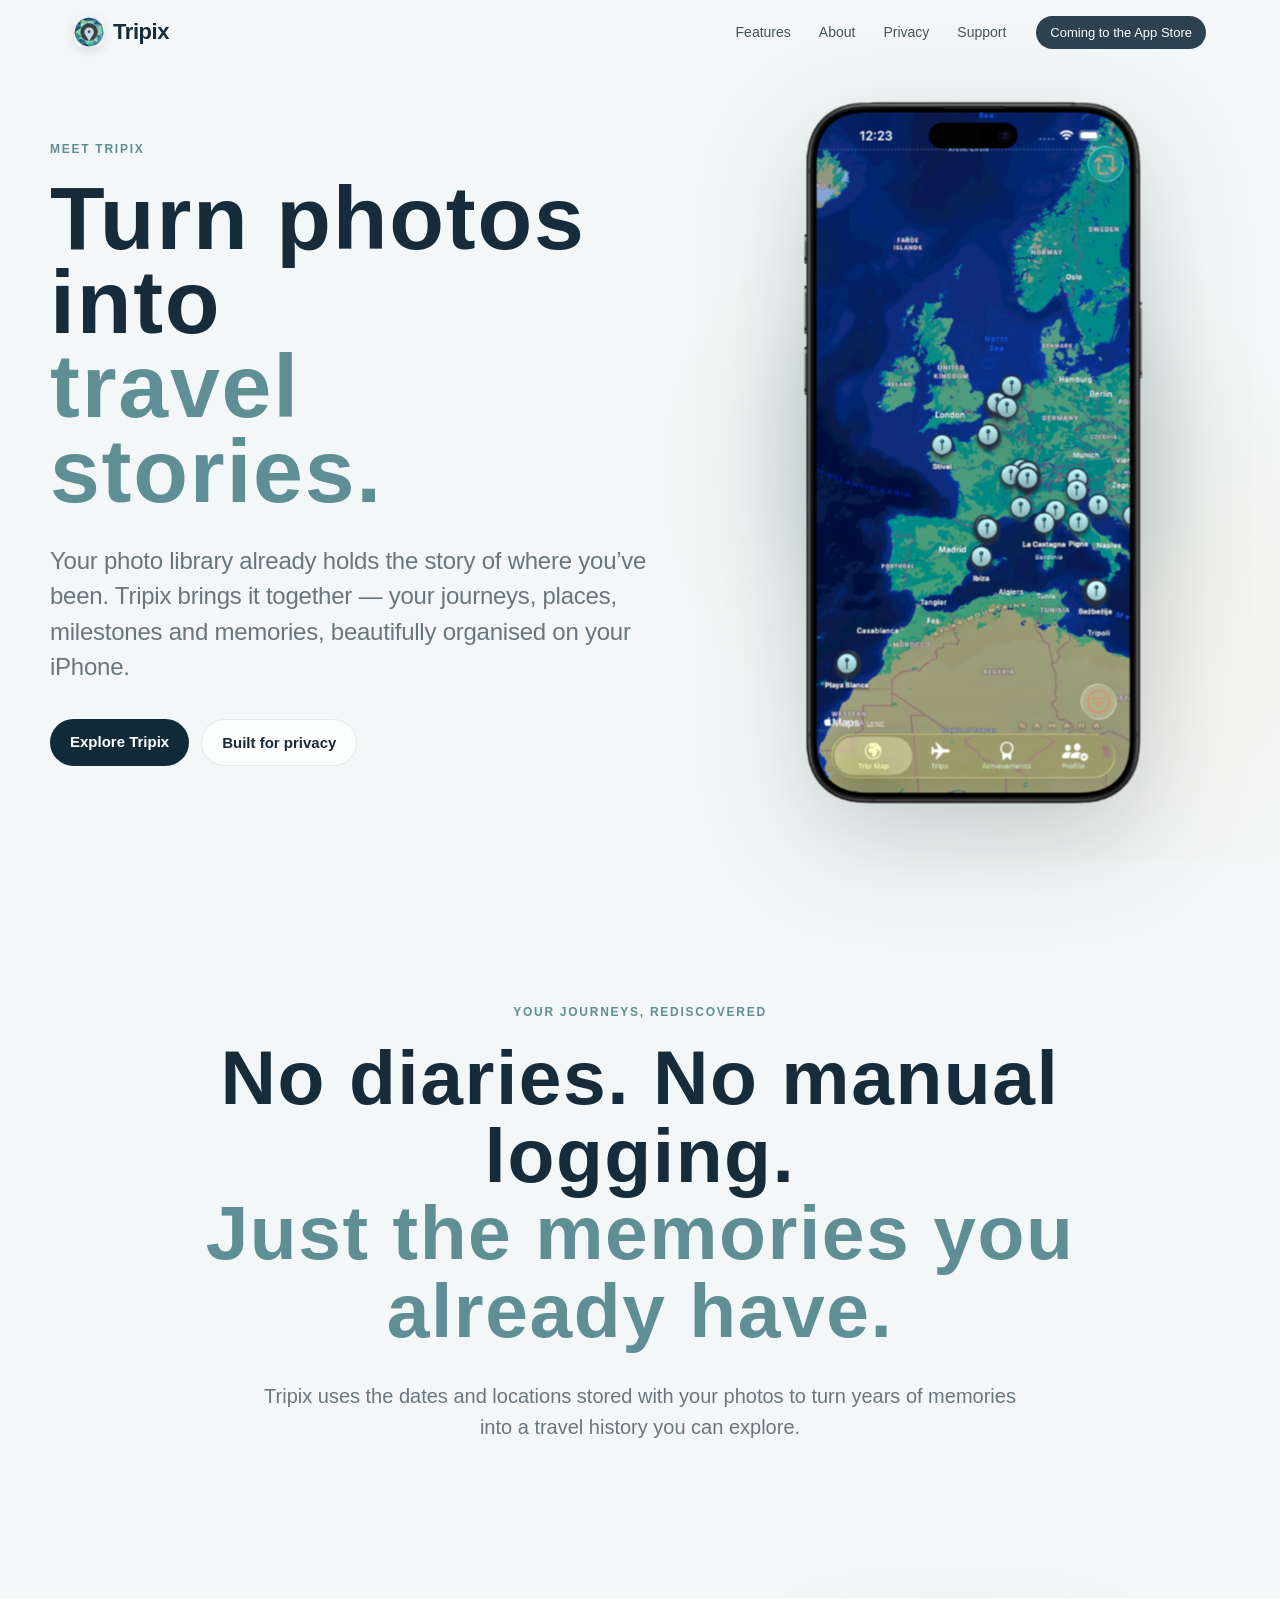
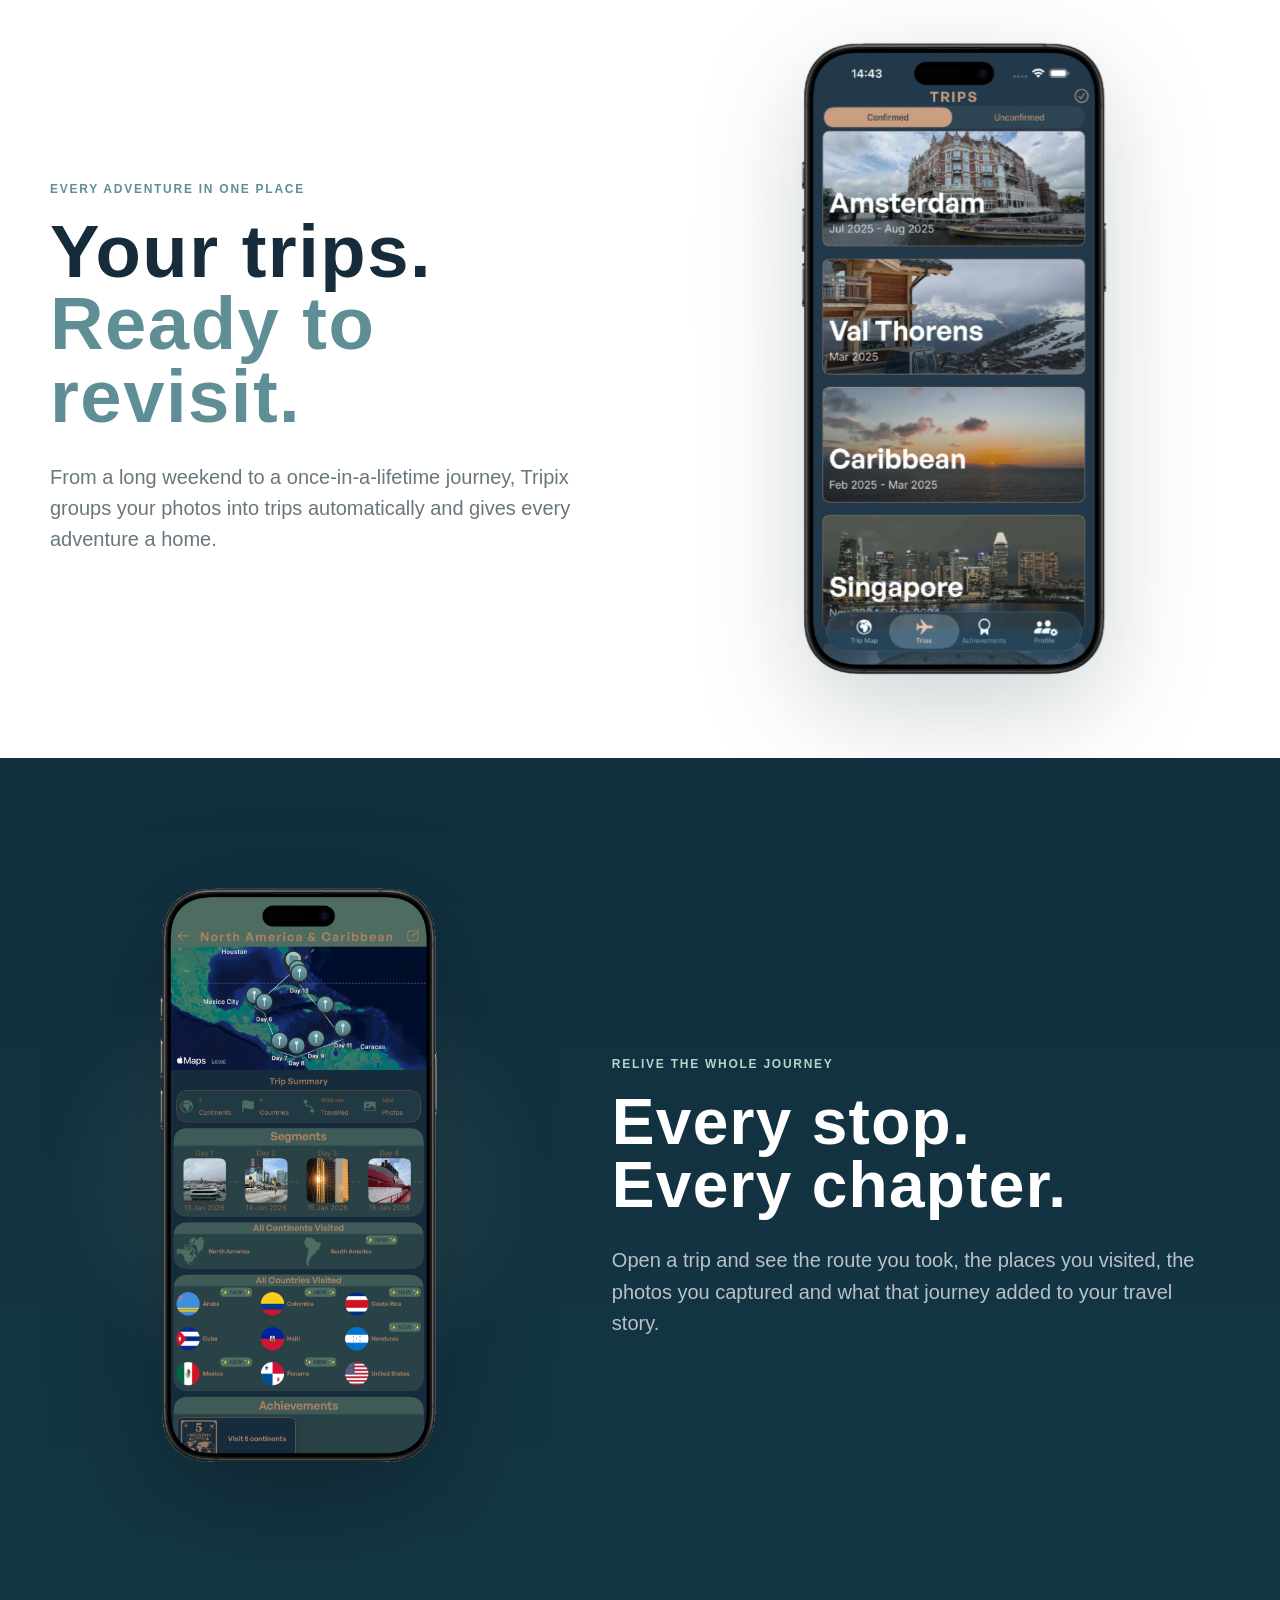
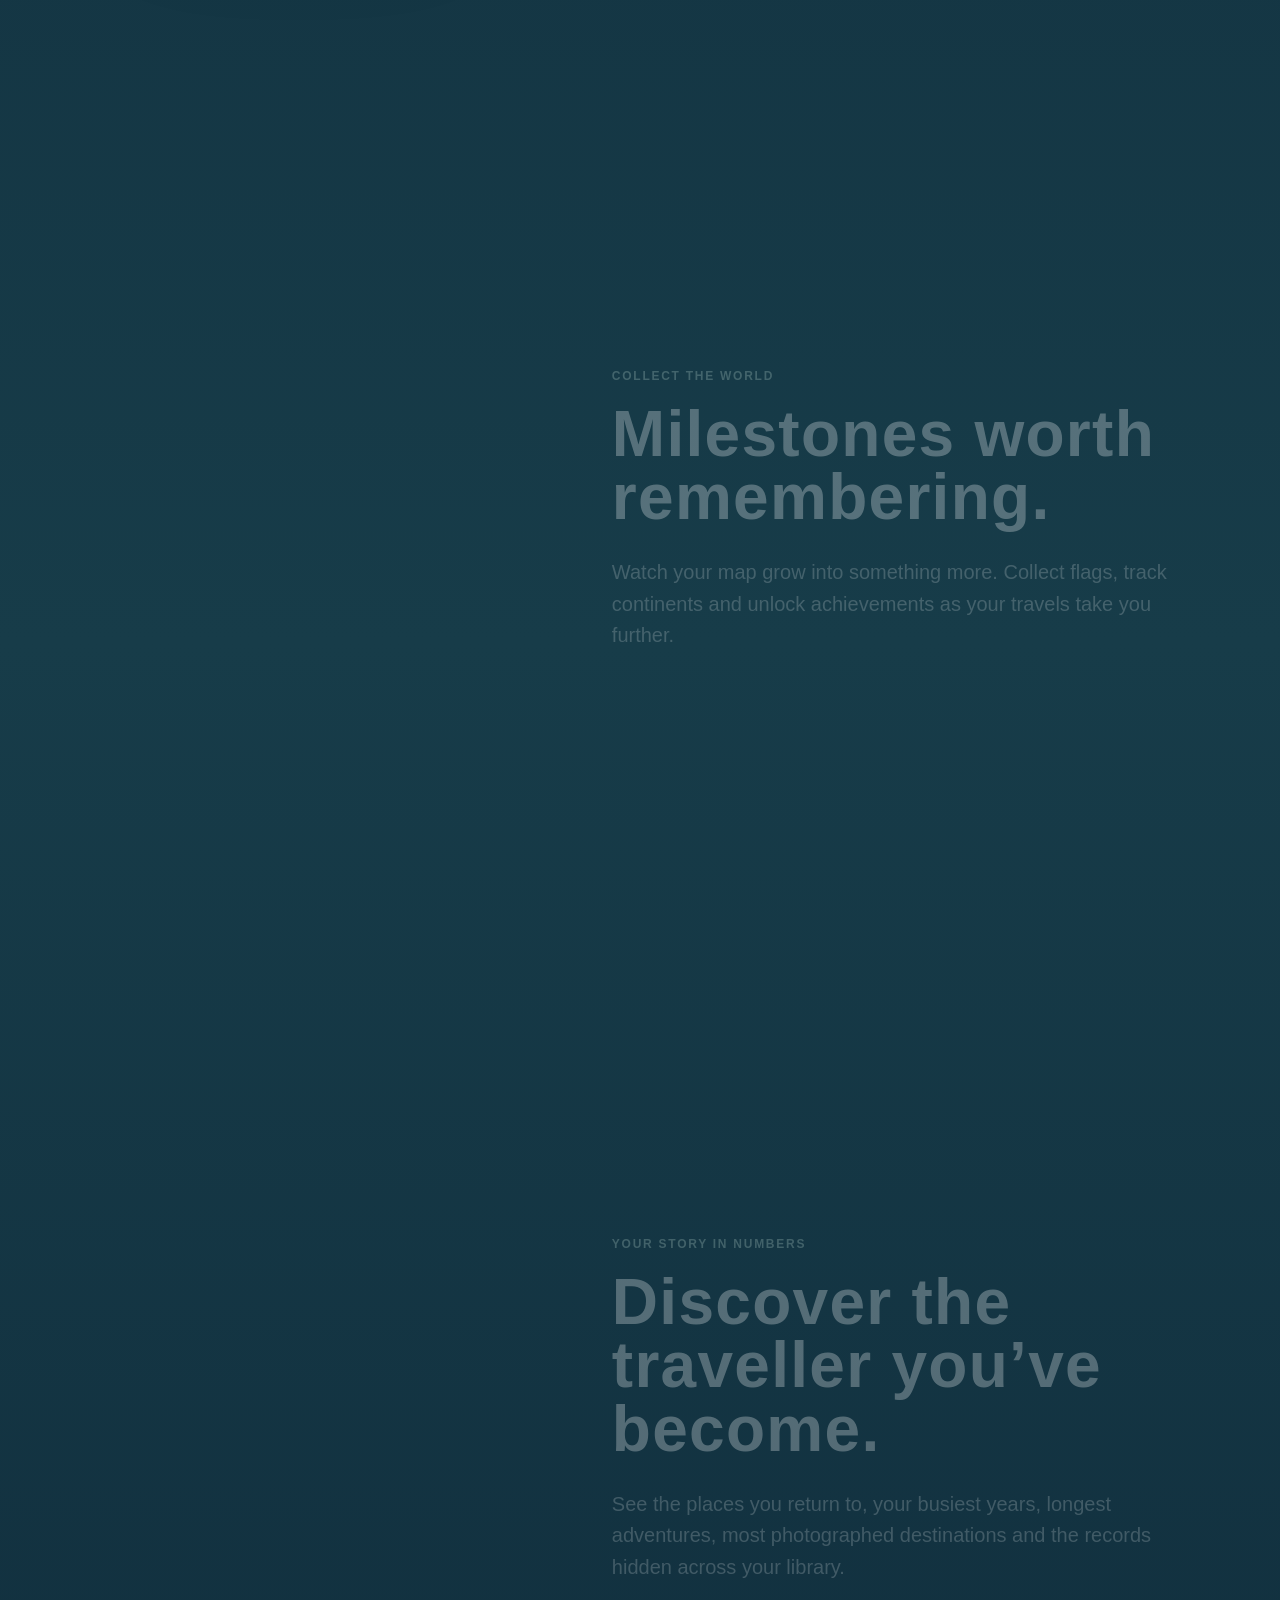
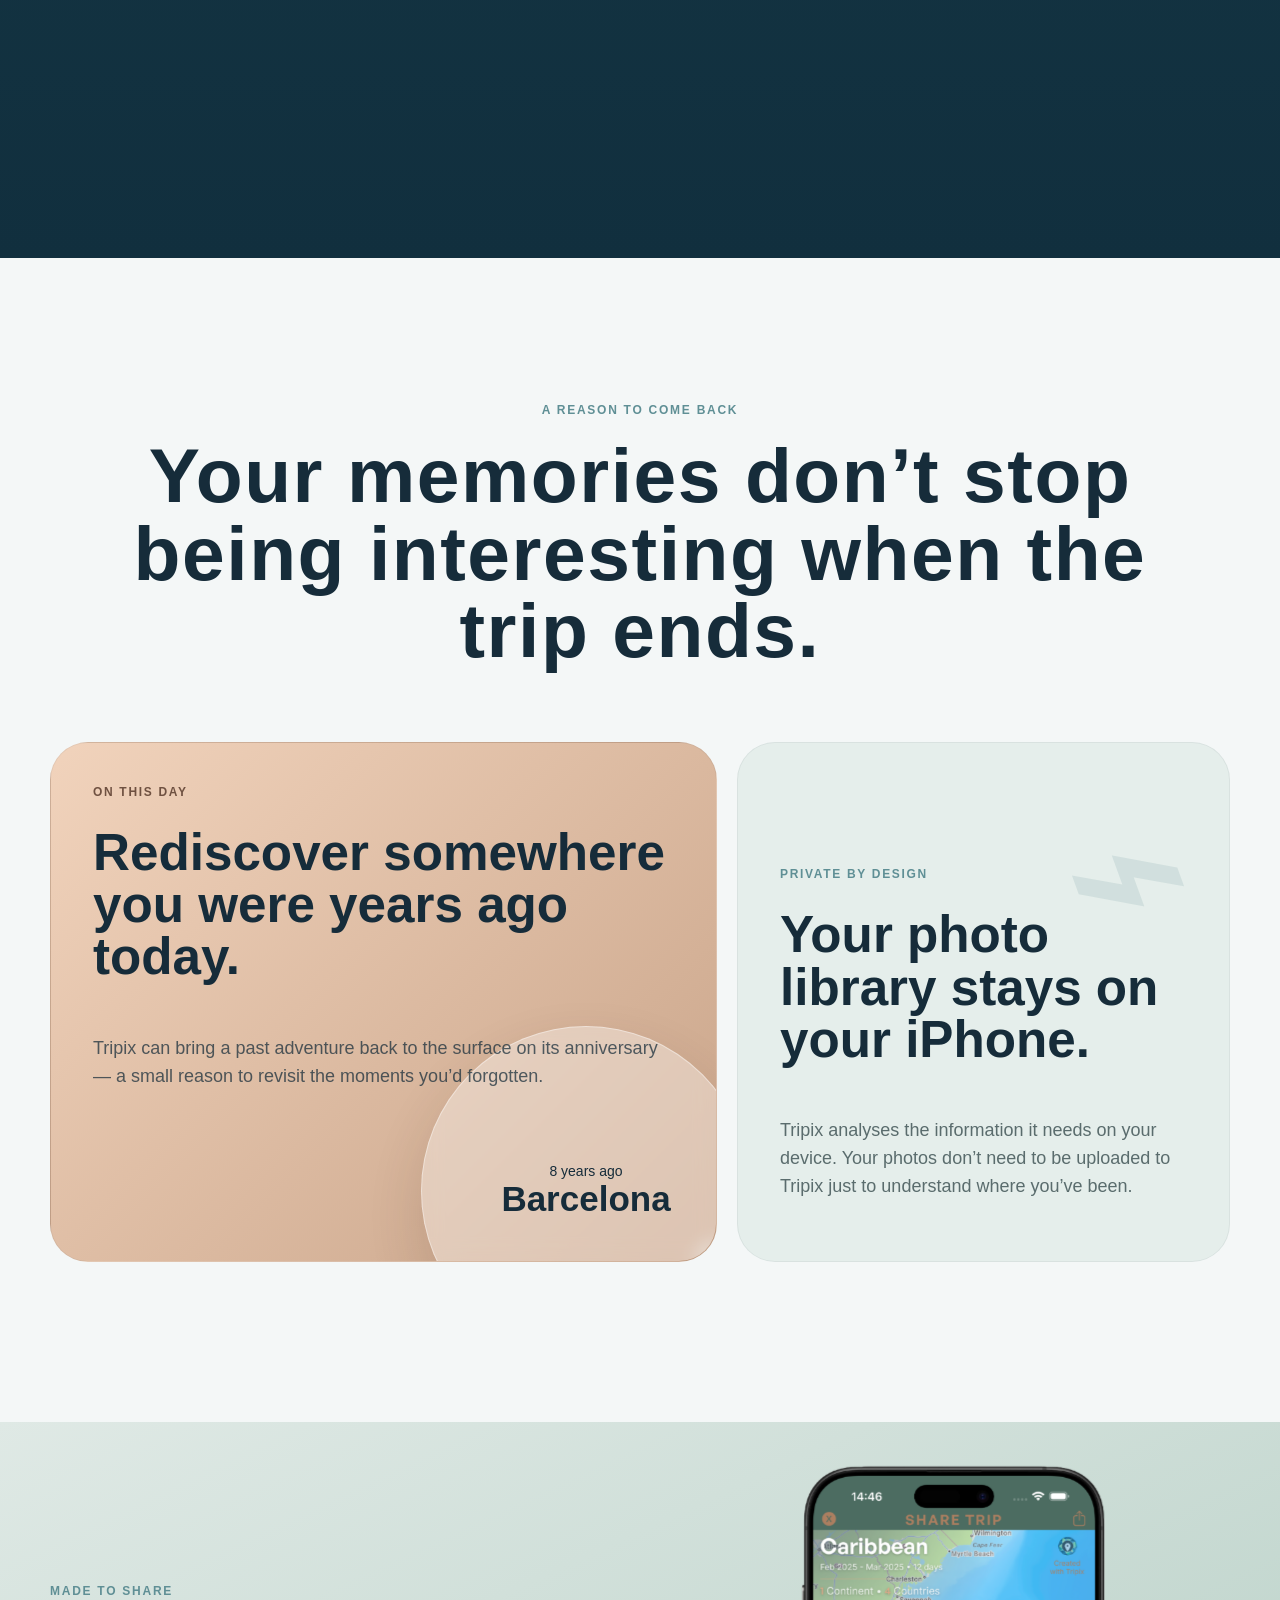
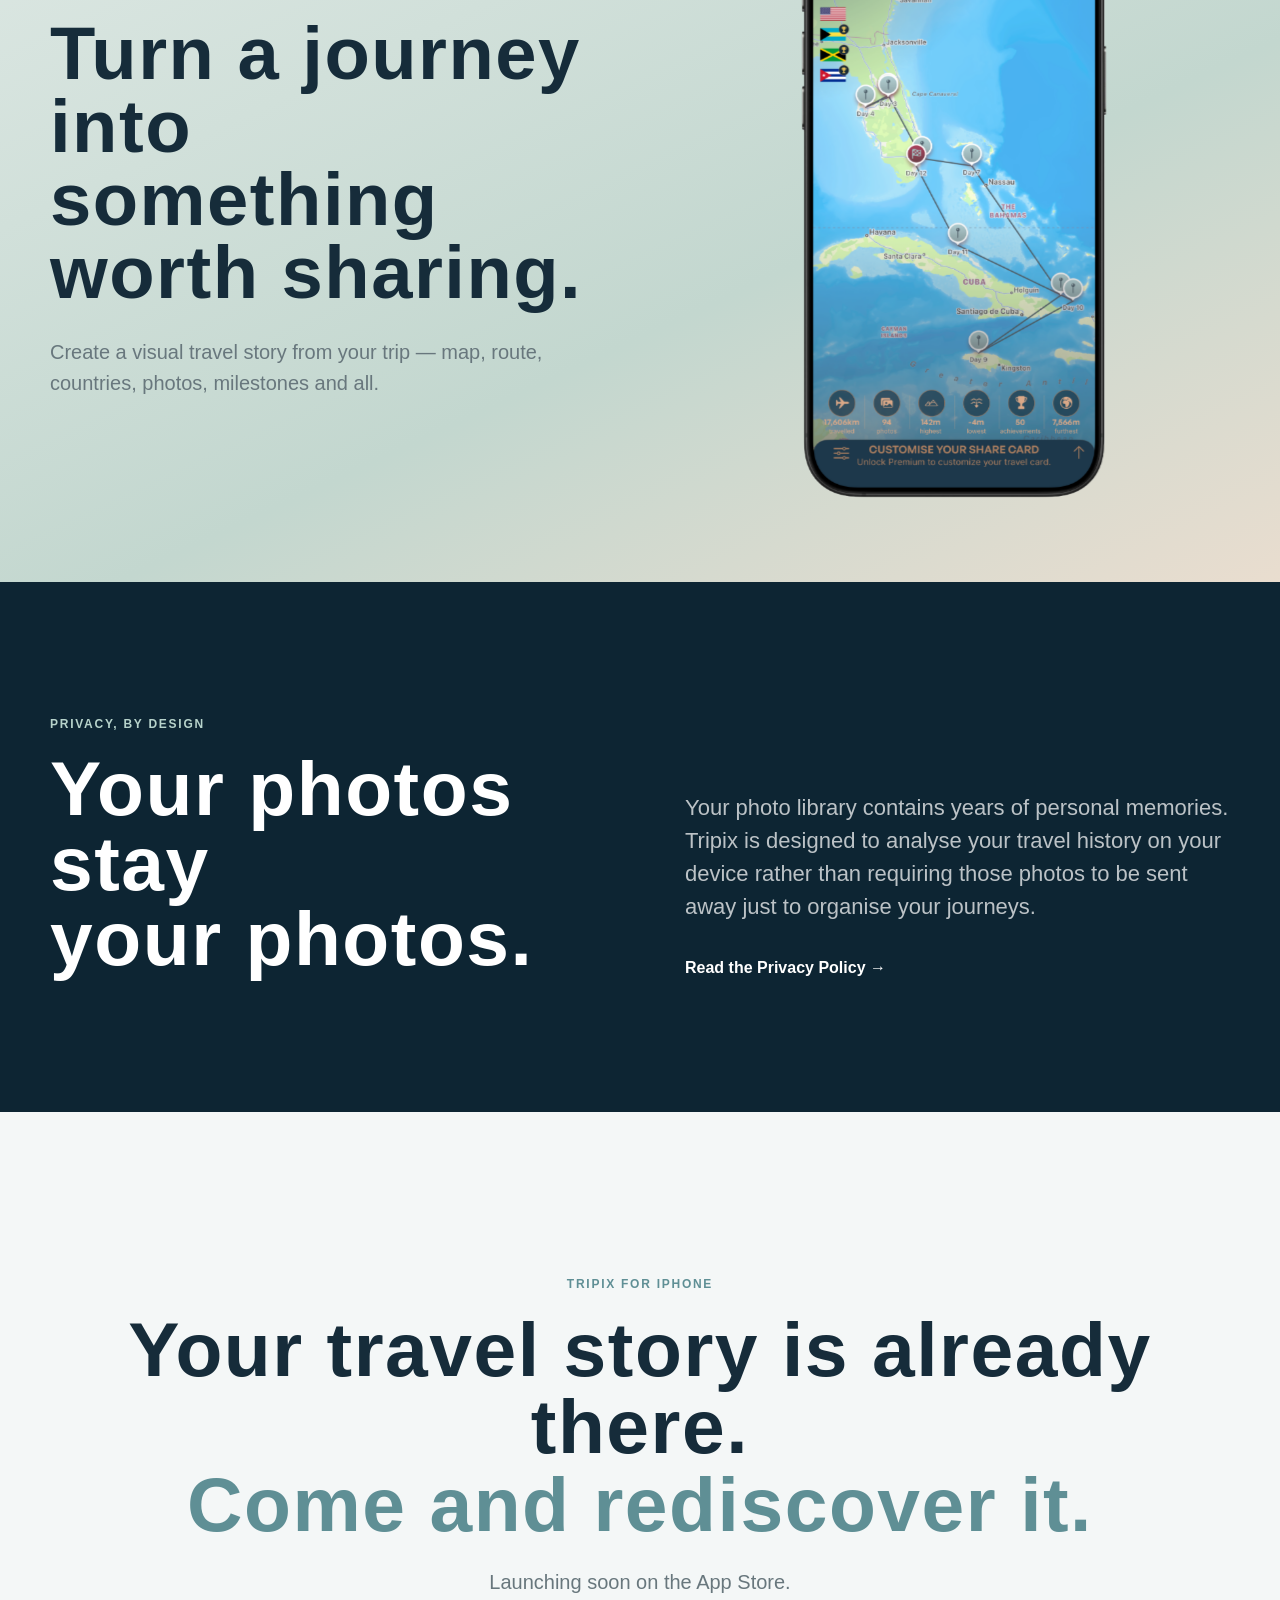
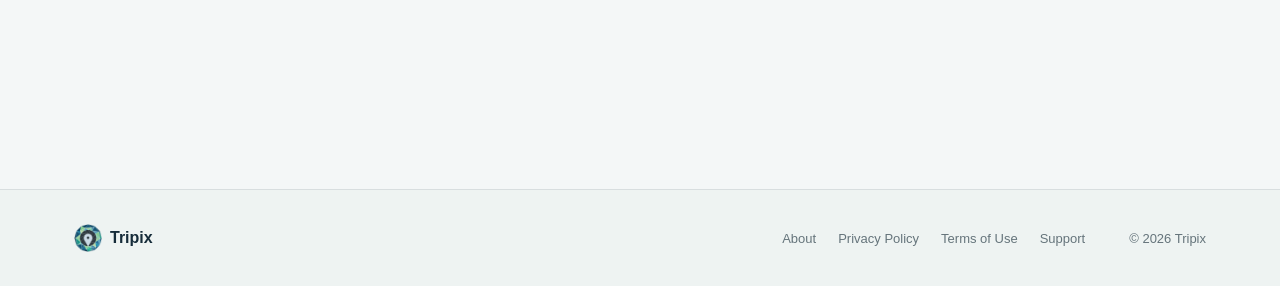
<file: index.html>
<!DOCTYPE html>

<html lang="en">
<head>
<meta charset="utf-8"/>
<meta content="width=device-width, initial-scale=1" name="viewport"/>
<meta content="Tripix turns the memories already in your photo library into a beautiful record of your travels — automatically, privately, and on-device." name="description"/>
<meta content="#eef4f6" name="theme-color"/>
<title>Tripix — Turn photos into travel stories</title>
<link href="/assets/images/app-icon.png" rel="icon" type="image/png"/>
<link href="assets/styles.css" rel="stylesheet"/>
<script defer="" src="assets/site.js"></script>
</head>
<body>
<header class="site-header" data-header="">
<div class="nav-wrap">
<a aria-label="Tripix home" class="brand" href="/"><img alt="" class="brand-icon" src="assets/images/app-icon.png"/><span>Tripix</span></a>
<nav aria-label="Primary navigation" class="nav-links">
<a href="#features">Features</a>
<a href="about/">About</a>
<a href="#privacy">Privacy</a>
<a href="support/">Support</a>
</nav>
<a aria-disabled="true" class="nav-cta is-disabled" href="#download">Coming to the App Store</a>
<button aria-controls="mobile-navigation" aria-expanded="false" aria-label="Open menu" class="mobile-menu-button" data-menu-button="" type="button"><span></span><span></span><span></span></button></div>
<nav aria-label="Mobile navigation" class="mobile-menu" data-mobile-menu="" id="mobile-navigation"><a href="/#features">Features</a><a href="/about/">About</a><a href="/privacy/">Privacy</a><a href="/support/">Support</a><span class="mobile-menu-coming">Coming to the App Store</span></nav></header>
<main>
<section class="hero section-pad">
<div class="hero-copy reveal">
<p class="eyebrow">Meet Tripix</p>
<h1>Turn photos into<br/><span>travel stories.</span></h1>
<p class="hero-lede">Your photo library already holds the story of where you’ve been. Tripix brings it together — your journeys, places, milestones and memories, beautifully organised on your iPhone.</p>
<div class="hero-actions">
<a class="button primary" href="#features">Explore Tripix</a>
<a class="button secondary" href="#privacy">Built for privacy</a>
</div>
</div>
<div aria-label="Tripix map screen" class="hero-stage">
<div aria-hidden="true" class="hero-halo"></div>
<figure class="product-shot hero-shot" data-parallax="0.045">
<img alt="Tripix interactive travel map showing trips across Europe" src="assets/screens/tripix-1.png">
</img></figure>
</div>
</section>
<section class="statement section-pad reveal" id="features">
<p class="eyebrow">Your journeys, rediscovered</p>
<h2>No diaries. No manual logging.<br/><span>Just the memories you already have.</span></h2>
<p>Tripix uses the dates and locations stored with your photos to turn years of memories into a travel history you can explore.</p>
</section>
<section class="split-feature section-pad">
<div class="split-copy reveal">
<p class="eyebrow">Every adventure in one place</p>
<h2>Your trips.<br/><span>Ready to revisit.</span></h2>
<p>From a long weekend to a once-in-a-lifetime journey, Tripix groups your photos into trips automatically and gives every adventure a home.</p>
</div>
<figure class="product-shot trips-shot reveal" data-parallax="0.025">
<img alt="Tripix Trips screen with travel cards for Amsterdam, Val Thorens, Caribbean and Singapore" loading="lazy" src="assets/screens/tripix-2.png"/>
</figure>
</section>
<section class="scroll-story" data-scroll-story="">
<div class="scroll-story-inner section-pad">
<div aria-live="polite" class="story-visual">
<div aria-hidden="true" class="story-glow"></div>
<figure class="story-screen active" data-story-screen="journey">
<img alt="Tripix trip detail showing a Caribbean journey, map, segments, countries and achievements" loading="lazy" src="assets/screens/tripix-3.png"/>
</figure>
<figure class="story-screen" data-story-screen="achievements">
<img alt="Tripix Achievements screen showing continents visited and flags collected" loading="lazy" src="assets/screens/tripix-4.png"/>
</figure>
<figure class="story-screen" data-story-screen="insights">
<img alt="Tripix Travel Insights showing favourite places, busiest year and travel records" loading="lazy" src="assets/screens/tripix-5.png"/>
</figure>
</div>
<div class="story-copy">
<article class="story-step active" data-story-step="journey">
<p class="eyebrow light">Relive the whole journey</p>
<h2>Every stop.<br/>Every chapter.</h2>
<p>Open a trip and see the route you took, the places you visited, the photos you captured and what that journey added to your travel story.</p>
<figure class="story-inline-screen"><img alt="Tripix trip detail showing a Caribbean journey" loading="lazy" src="assets/screens/tripix-3.png"/></figure>
</article>
<article class="story-step" data-story-step="achievements">
<p class="eyebrow light">Collect the world</p>
<h2>Milestones worth remembering.</h2>
<p>Watch your map grow into something more. Collect flags, track continents and unlock achievements as your travels take you further.</p>
<figure class="story-inline-screen"><img alt="Tripix Achievements showing continents and flags" loading="lazy" src="assets/screens/tripix-4.png"/></figure>
</article>
<article class="story-step" data-story-step="insights">
<p class="eyebrow light">Your story in numbers</p>
<h2>Discover the traveller you’ve become.</h2>
<p>See the places you return to, your busiest years, longest adventures, most photographed destinations and the records hidden across your library.</p>
<figure class="story-inline-screen"><img alt="Tripix Travel Insights showing travel records and statistics" loading="lazy" src="assets/screens/tripix-5.png"/></figure>
</article>
</div>
</div>
</section>
<section class="insight-strip section-pad">
<div class="section-heading reveal">
<p class="eyebrow">A reason to come back</p>
<h2>Your memories don’t stop being interesting when the trip ends.</h2>
</div>
<div class="editorial-grid">
<article class="editorial-card memory-card reveal">
<div class="editorial-copy">
<span class="card-kicker">On This Day</span>
<h3>Rediscover somewhere you were years ago today.</h3>
<p>Tripix can bring a past adventure back to the surface on its anniversary — a small reason to revisit the moments you’d forgotten.</p>
</div>
<div aria-hidden="true" class="anniversary-badge">
<small>8 years ago</small>
<strong>Barcelona</strong>
</div>
</article>
<article class="editorial-card private-card reveal">
<span aria-hidden="true" class="privacy-lock">⌁</span>
<div class="editorial-copy">
<span class="card-kicker">Private by design</span>
<h3>Your photo library stays on your iPhone.</h3>
<p>Tripix analyses the information it needs on your device. Your photos don’t need to be uploaded to Tripix just to understand where you’ve been.</p>
</div>
</article>
</div>
</section>
<section class="share-feature section-pad">
<div class="share-copy reveal">
<p class="eyebrow">Made to share</p>
<h2>Turn a journey into something worth sharing.</h2>
<p>Create a visual travel story from your trip — map, route, countries, photos, milestones and all.</p>
</div>
<figure class="share-device reveal" data-parallax="0.02">
<img alt="Tripix Share Trip screen showing a Caribbean journey map and travel statistics" loading="lazy" src="assets/screens/tripix-6.png">
</img></figure>
</section>
<section class="privacy-band section-pad" id="privacy">
<div class="privacy-inner reveal">
<div>
<p class="eyebrow light">Privacy, by design</p>
<h2>Your photos stay<br/>your photos.</h2>
</div>
<div class="privacy-copy">
<p>Your photo library contains years of personal memories. Tripix is designed to analyse your travel history on your device rather than requiring those photos to be sent away just to organise your journeys.</p>
<a href="privacy/">Read the Privacy Policy <span aria-hidden="true">→</span></a>
</div>
</div>
</section>
<section class="final-cta section-pad reveal" id="download">
<p class="eyebrow">Tripix for iPhone</p>
<h2>Your travel story is already there.<br/><span>Come and rediscover it.</span></h2>
<p>Launching soon on the App Store.</p>
</section>
</main>
<footer class="site-footer">
<div class="footer-wrap">
<div class="footer-brand"><img alt="" src="assets/images/app-icon.png"/><strong>Tripix</strong></div>
<nav aria-label="Footer navigation">
<a href="about/">About</a>
<a href="privacy/">Privacy Policy</a>
<a href="terms/">Terms of Use</a>
<a href="support/">Support</a>
</nav>
<span>© 2026 Tripix</span>
</div>
</footer>
</body>
</html>
</file>
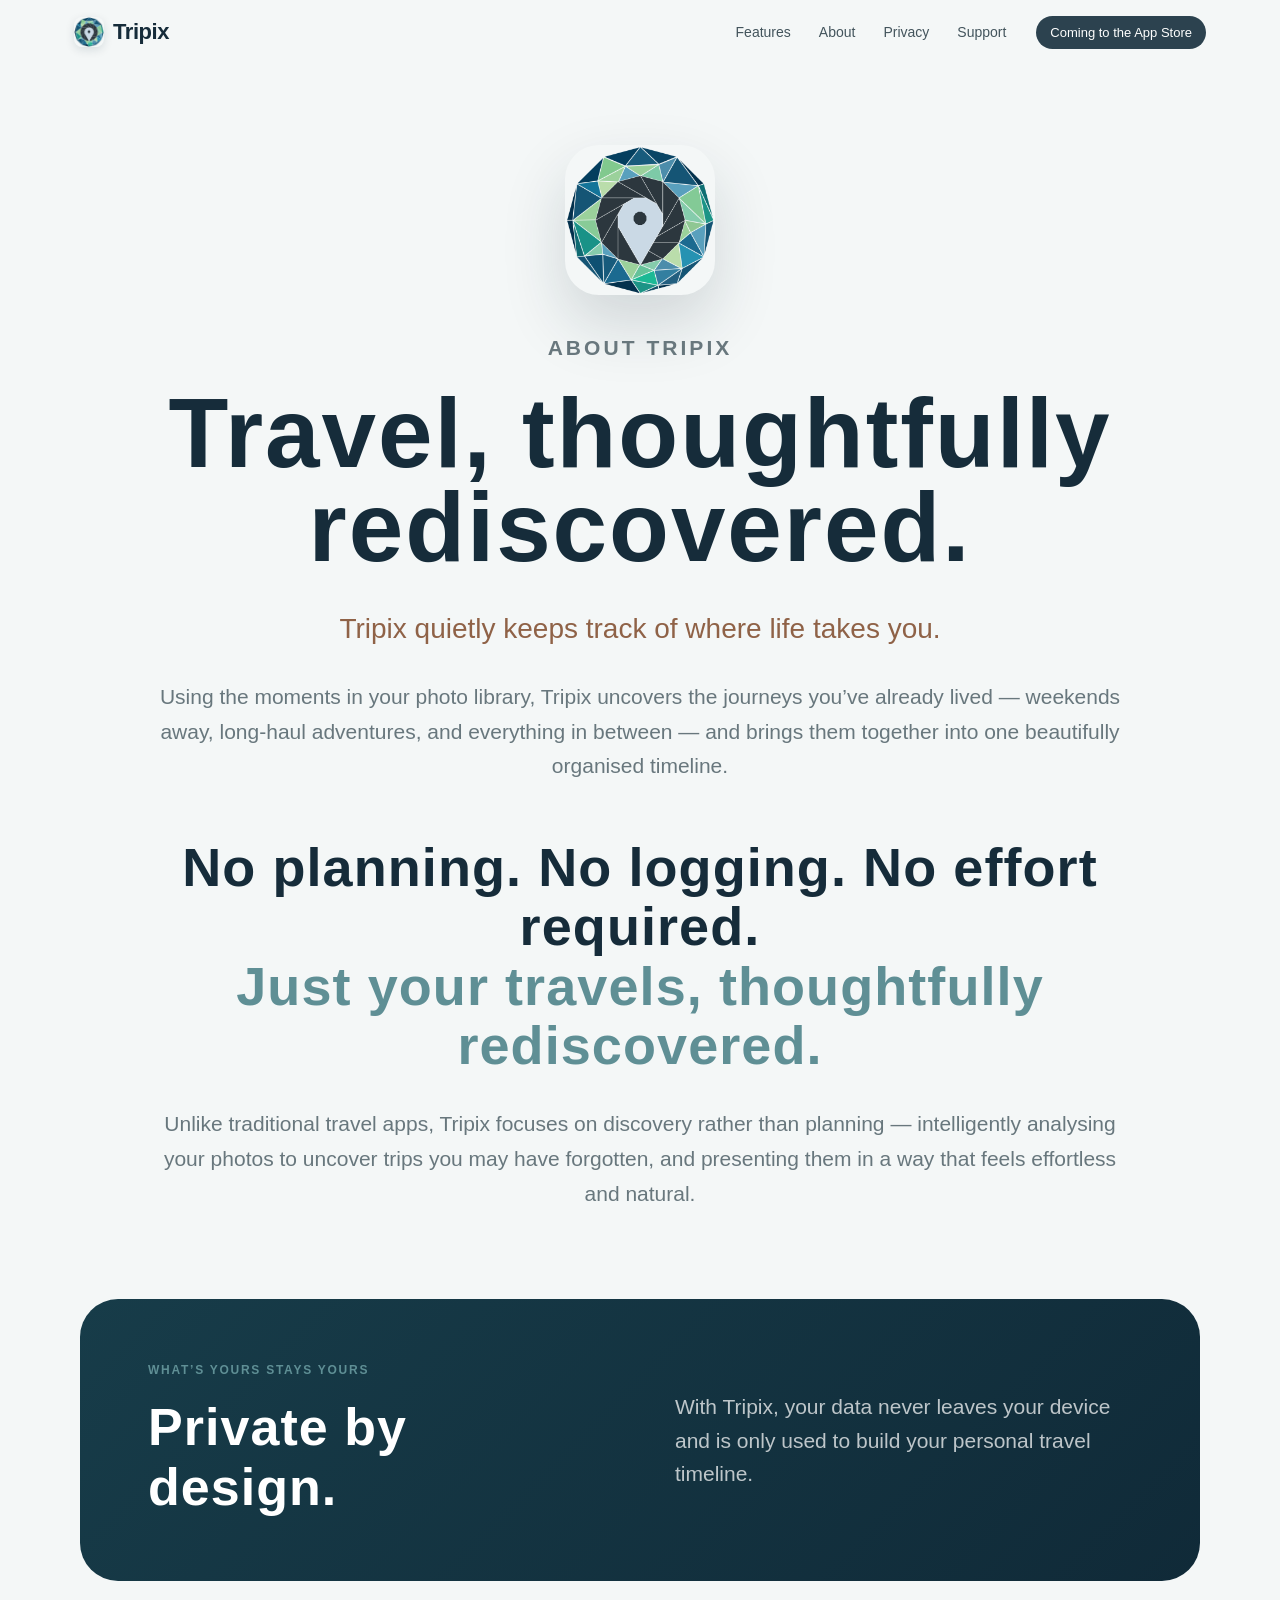
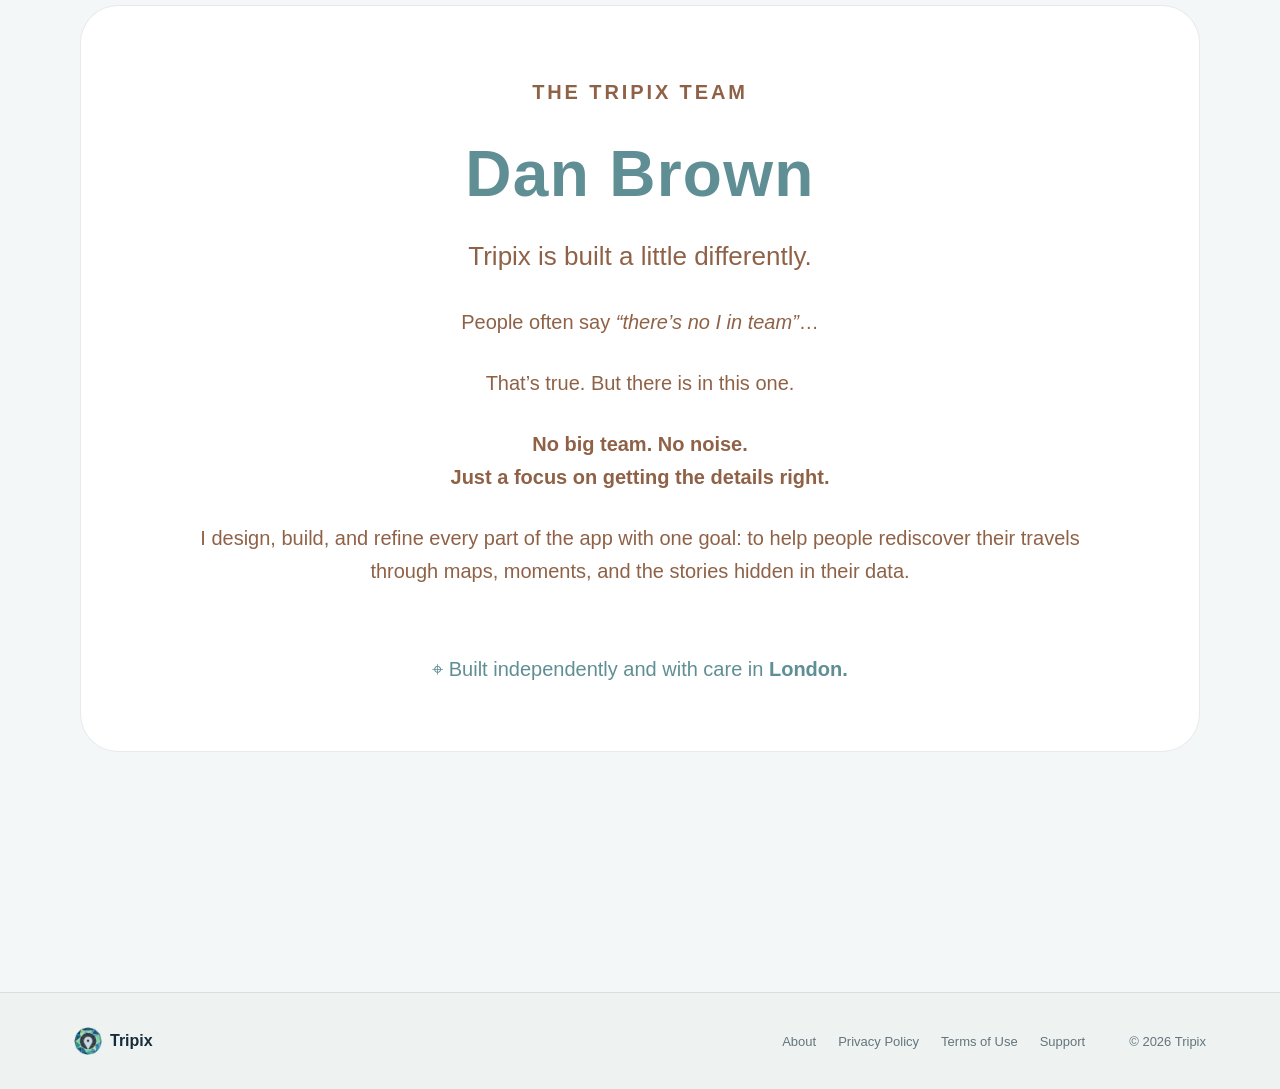
<file: about/index.html>
<!DOCTYPE html>
<html lang="en"><head><meta charset="utf-8"/><meta content="width=device-width,initial-scale=1" name="viewport"/><meta content="About Tripix and the independent developer behind it." name="description"/><title>About — Tripix</title><link href="/assets/images/app-icon.png" rel="icon" type="image/png"/><link href="../assets/styles.css" rel="stylesheet"/><script defer="" src="../assets/site.js"></script></head><body><header class="site-header" data-header=""><div class="nav-wrap"><a aria-label="Tripix home" class="brand" href="/"><img alt="" class="brand-icon" src="../assets/images/app-icon.png"/><span>Tripix</span></a><nav aria-label="Primary navigation" class="nav-links"><a href="../#features">Features</a><a aria-current="page" href="../about/">About</a><a href="../privacy/">Privacy</a><a href="../support/">Support</a></nav><a aria-disabled="true" class="nav-cta is-disabled" href="../#download">Coming to the App Store</a><button aria-controls="mobile-navigation" aria-expanded="false" aria-label="Open menu" class="mobile-menu-button" data-menu-button="" type="button"><span></span><span></span><span></span></button></div><nav aria-label="Mobile navigation" class="mobile-menu" data-mobile-menu="" id="mobile-navigation"><a href="/#features">Features</a><a href="/about/">About</a><a href="/privacy/">Privacy</a><a href="/support/">Support</a><span class="mobile-menu-coming">Coming to the App Store</span></nav></header><main class="subpage section-pad about-page"><section class="about-hero reveal"><img alt="Tripix app icon" class="about-icon" src="../assets/images/app-icon.png"/><p class="eyebrow">About Tripix</p><h1>Travel, thoughtfully rediscovered.</h1><p class="about-lede">Tripix quietly keeps track of where life takes you.</p><p>Using the moments in your photo library, Tripix uncovers the journeys you’ve already lived — weekends away, long-haul adventures, and everything in between — and brings them together into one beautifully organised timeline.</p><h2>No planning. No logging. No effort required.<br/><span>Just your travels, thoughtfully rediscovered.</span></h2><p>Unlike traditional travel apps, Tripix focuses on discovery rather than planning — intelligently analysing your photos to uncover trips you may have forgotten, and presenting them in a way that feels effortless and natural.</p></section><section class="about-values reveal"><div><p class="eyebrow">What’s yours stays yours</p><h2>Private by design.</h2></div><p>With Tripix, your data never leaves your device and is only used to build your personal travel timeline.</p></section><section class="founder-card reveal"><p class="eyebrow">The Tripix team</p><h2>Dan Brown</h2><p class="founder-intro">Tripix is built a little differently.</p><p>People often say <em>“there’s no I in team”</em>…</p><p>That’s true. But there is in this one.</p><p><strong>No big team. No noise.<br/>Just a focus on getting the details right.</strong></p><p>I design, build, and refine every part of the app with one goal: to help people rediscover their travels through maps, moments, and the stories hidden in their data.</p><div class="built-in">⌖ Built independently and with care in <strong>London.</strong></div></section></main><footer class="site-footer"><div class="footer-wrap"><div class="footer-brand"><img alt="" src="../assets/images/app-icon.png"/><strong>Tripix</strong></div><nav aria-label="Footer navigation"><a href="../about/">About</a><a href="../privacy/">Privacy Policy</a><a href="../terms/">Terms of Use</a><a href="../support/">Support</a></nav><span>© 2026 Tripix</span></div></footer></body></html>
</file>
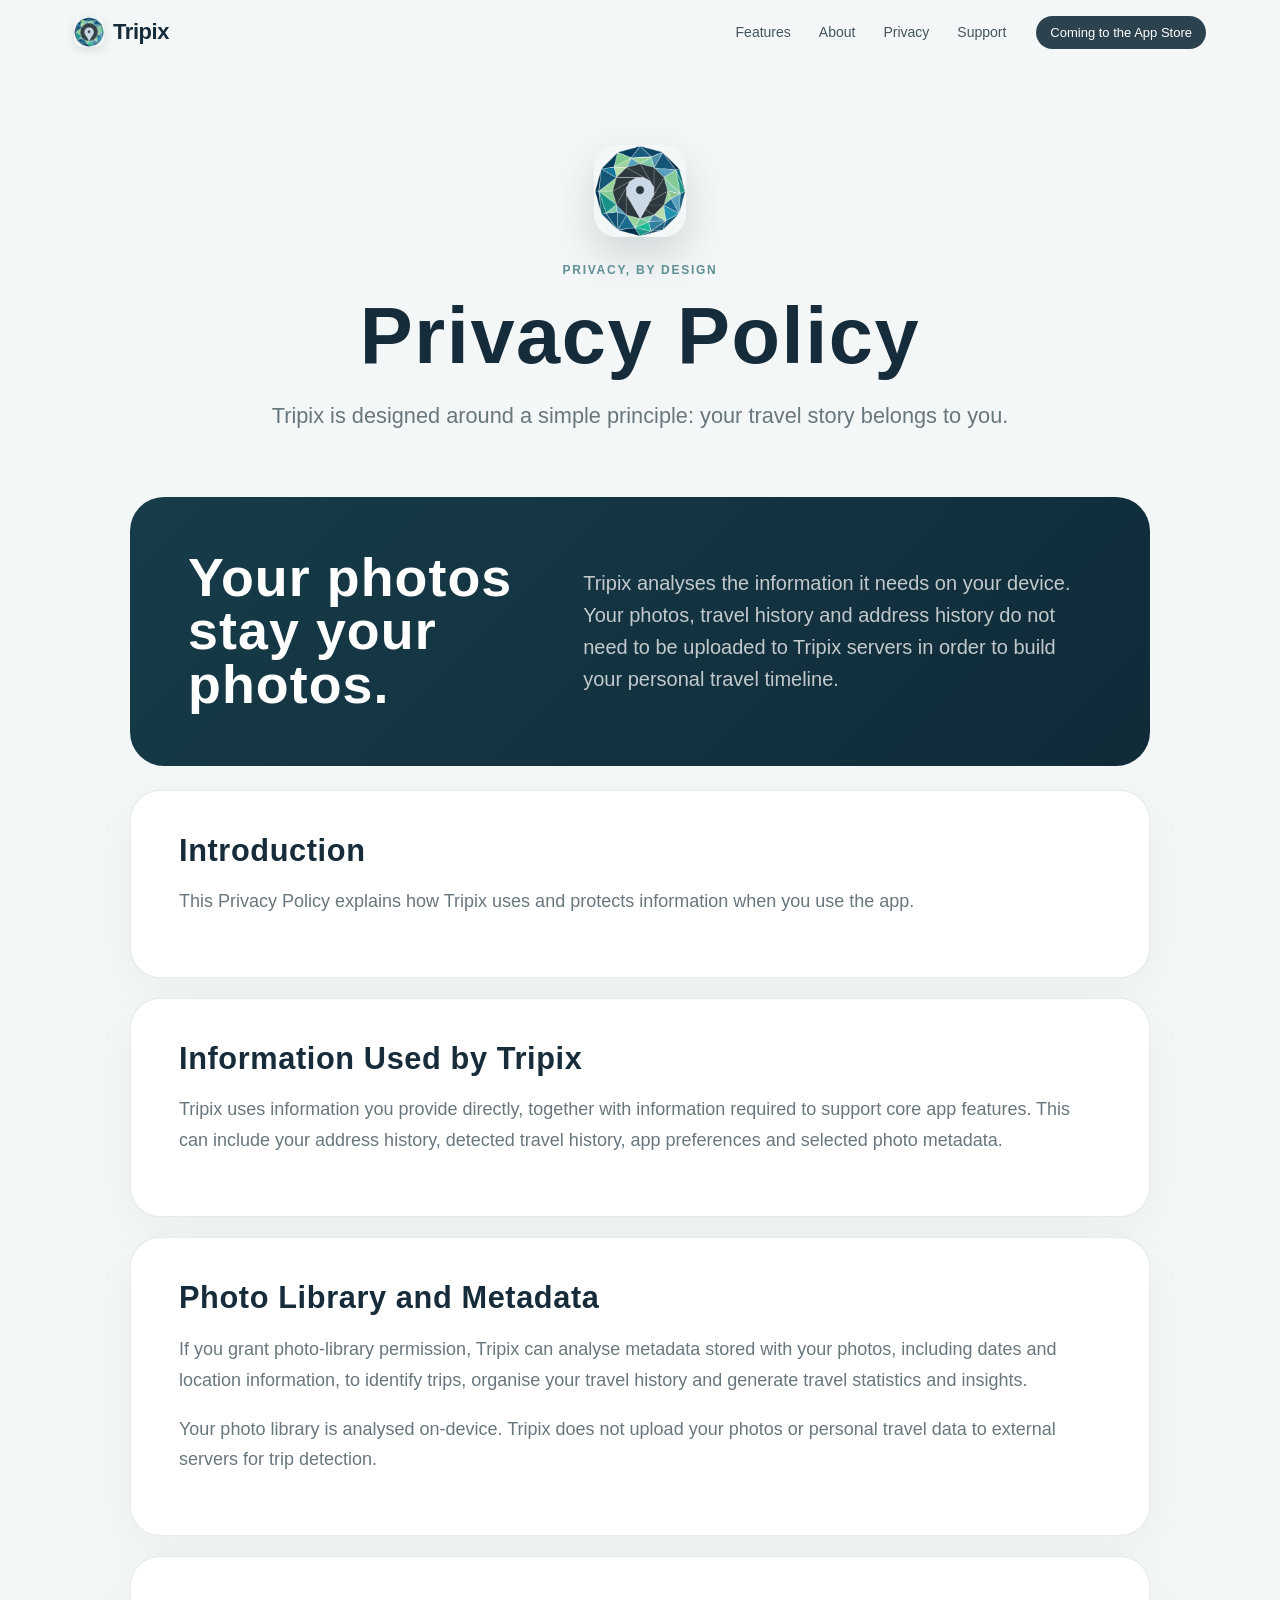
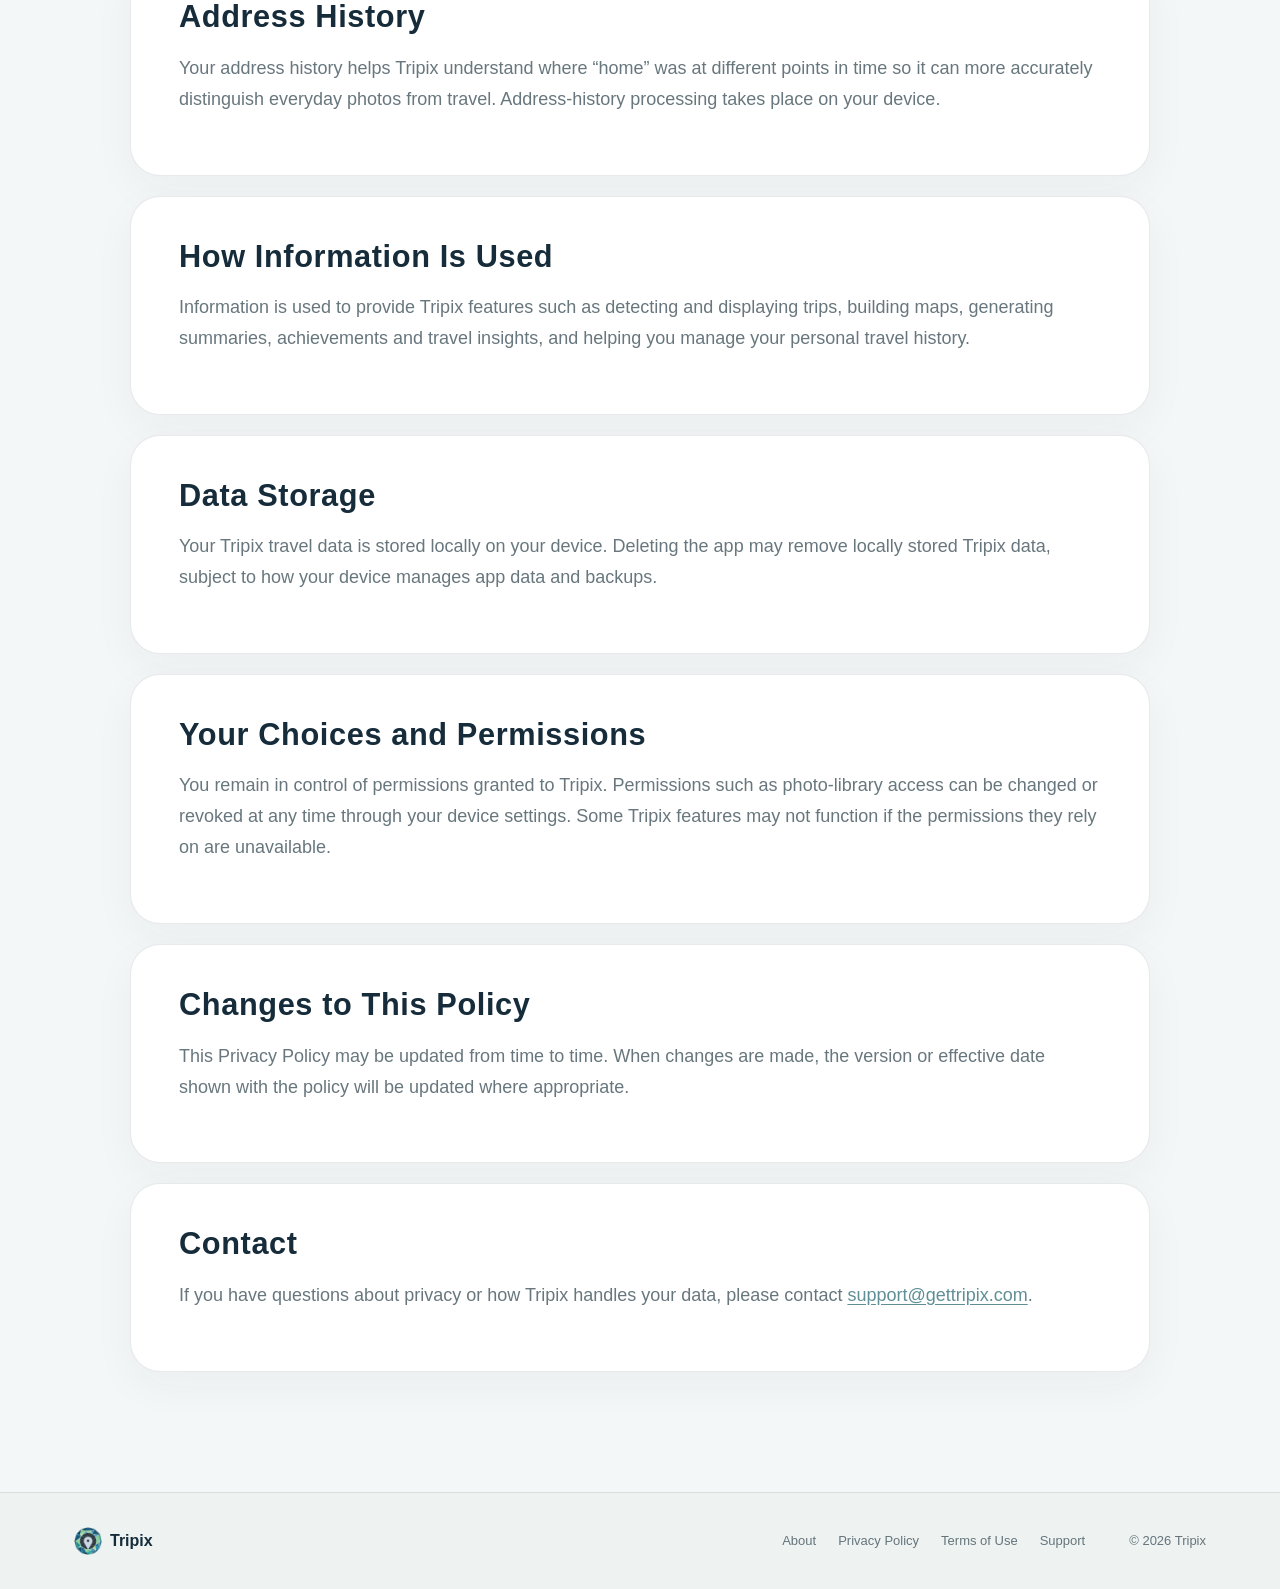
<file: privacy/index.html>
<!DOCTYPE html>

<html lang="en">
<head>
<meta charset="utf-8"/>
<meta content="width=device-width,initial-scale=1" name="viewport"/>
<meta content="Tripix Privacy Policy." name="description"/>
<title>Privacy Policy — Tripix</title>
<link href="/assets/images/app-icon.png" rel="icon" type="image/png"/>
<link href="../assets/styles.css" rel="stylesheet"/>
<script defer="" src="../assets/site.js"></script>
</head>
<body>
<header class="site-header" data-header=""><div class="nav-wrap"><a aria-label="Tripix home" class="brand" href="/"><img alt="" class="brand-icon" src="../assets/images/app-icon.png"/><span>Tripix</span></a><nav aria-label="Primary navigation" class="nav-links"><a href="../#features">Features</a><a href="../about/">About</a><a aria-current="page" href="../privacy/">Privacy</a><a href="../support/">Support</a></nav><a aria-disabled="true" class="nav-cta is-disabled" href="../#download">Coming to the App Store</a><button aria-controls="mobile-navigation" aria-expanded="false" aria-label="Open menu" class="mobile-menu-button" data-menu-button="" type="button"><span></span><span></span><span></span></button></div><nav aria-label="Mobile navigation" class="mobile-menu" data-mobile-menu="" id="mobile-navigation"><a href="/#features">Features</a><a href="/about/">About</a><a href="/privacy/">Privacy</a><a href="/support/">Support</a><span class="mobile-menu-coming">Coming to the App Store</span></nav></header>
<main class="subpage section-pad legal-page">
<div class="page-head reveal">
<img alt="Tripix app icon" class="page-icon" src="../assets/images/app-icon.png"/>
<p class="eyebrow">Privacy, by design</p>
<h1>Privacy Policy</h1>
<p>Tripix is designed around a simple principle: your travel story belongs to you.</p>
</div>
<section class="privacy-hero-card reveal"><h2>Your photos stay your photos.</h2><p>Tripix analyses the information it needs on your device. Your photos, travel history and address history do not need to be uploaded to Tripix servers in order to build your personal travel timeline.</p></section>
<div class="legal-stack">
<section class="legal-section reveal"><h2>Introduction</h2><p>This Privacy Policy explains how Tripix uses and protects information when you use the app.</p></section>
<section class="legal-section reveal"><h2>Information Used by Tripix</h2><p>Tripix uses information you provide directly, together with information required to support core app features. This can include your address history, detected travel history, app preferences and selected photo metadata.</p></section>
<section class="legal-section reveal"><h2>Photo Library and Metadata</h2><p>If you grant photo-library permission, Tripix can analyse metadata stored with your photos, including dates and location information, to identify trips, organise your travel history and generate travel statistics and insights.</p><p>Your photo library is analysed on-device. Tripix does not upload your photos or personal travel data to external servers for trip detection.</p></section>
<section class="legal-section reveal"><h2>Address History</h2><p>Your address history helps Tripix understand where “home” was at different points in time so it can more accurately distinguish everyday photos from travel. Address-history processing takes place on your device.</p></section>
<section class="legal-section reveal"><h2>How Information Is Used</h2><p>Information is used to provide Tripix features such as detecting and displaying trips, building maps, generating summaries, achievements and travel insights, and helping you manage your personal travel history.</p></section>
<section class="legal-section reveal"><h2>Data Storage</h2><p>Your Tripix travel data is stored locally on your device. Deleting the app may remove locally stored Tripix data, subject to how your device manages app data and backups.</p></section>
<section class="legal-section reveal"><h2>Your Choices and Permissions</h2><p>You remain in control of permissions granted to Tripix. Permissions such as photo-library access can be changed or revoked at any time through your device settings. Some Tripix features may not function if the permissions they rely on are unavailable.</p></section>
<section class="legal-section reveal"><h2>Changes to This Policy</h2><p>This Privacy Policy may be updated from time to time. When changes are made, the version or effective date shown with the policy will be updated where appropriate.</p></section>
<section class="legal-section reveal"><h2>Contact</h2><p>If you have questions about privacy or how Tripix handles your data, please contact <a href="mailto:support@gettripix.com">support@gettripix.com</a>.</p></section>
</div>
</main>
<footer class="site-footer"><div class="footer-wrap"><div class="footer-brand"><img alt="" src="../assets/images/app-icon.png"/><strong>Tripix</strong></div><nav aria-label="Footer navigation"><a href="../about/">About</a><a href="../privacy/">Privacy Policy</a><a href="../terms/">Terms of Use</a><a href="../support/">Support</a></nav><span>© 2026 Tripix</span></div></footer>
</body></html>
</file>
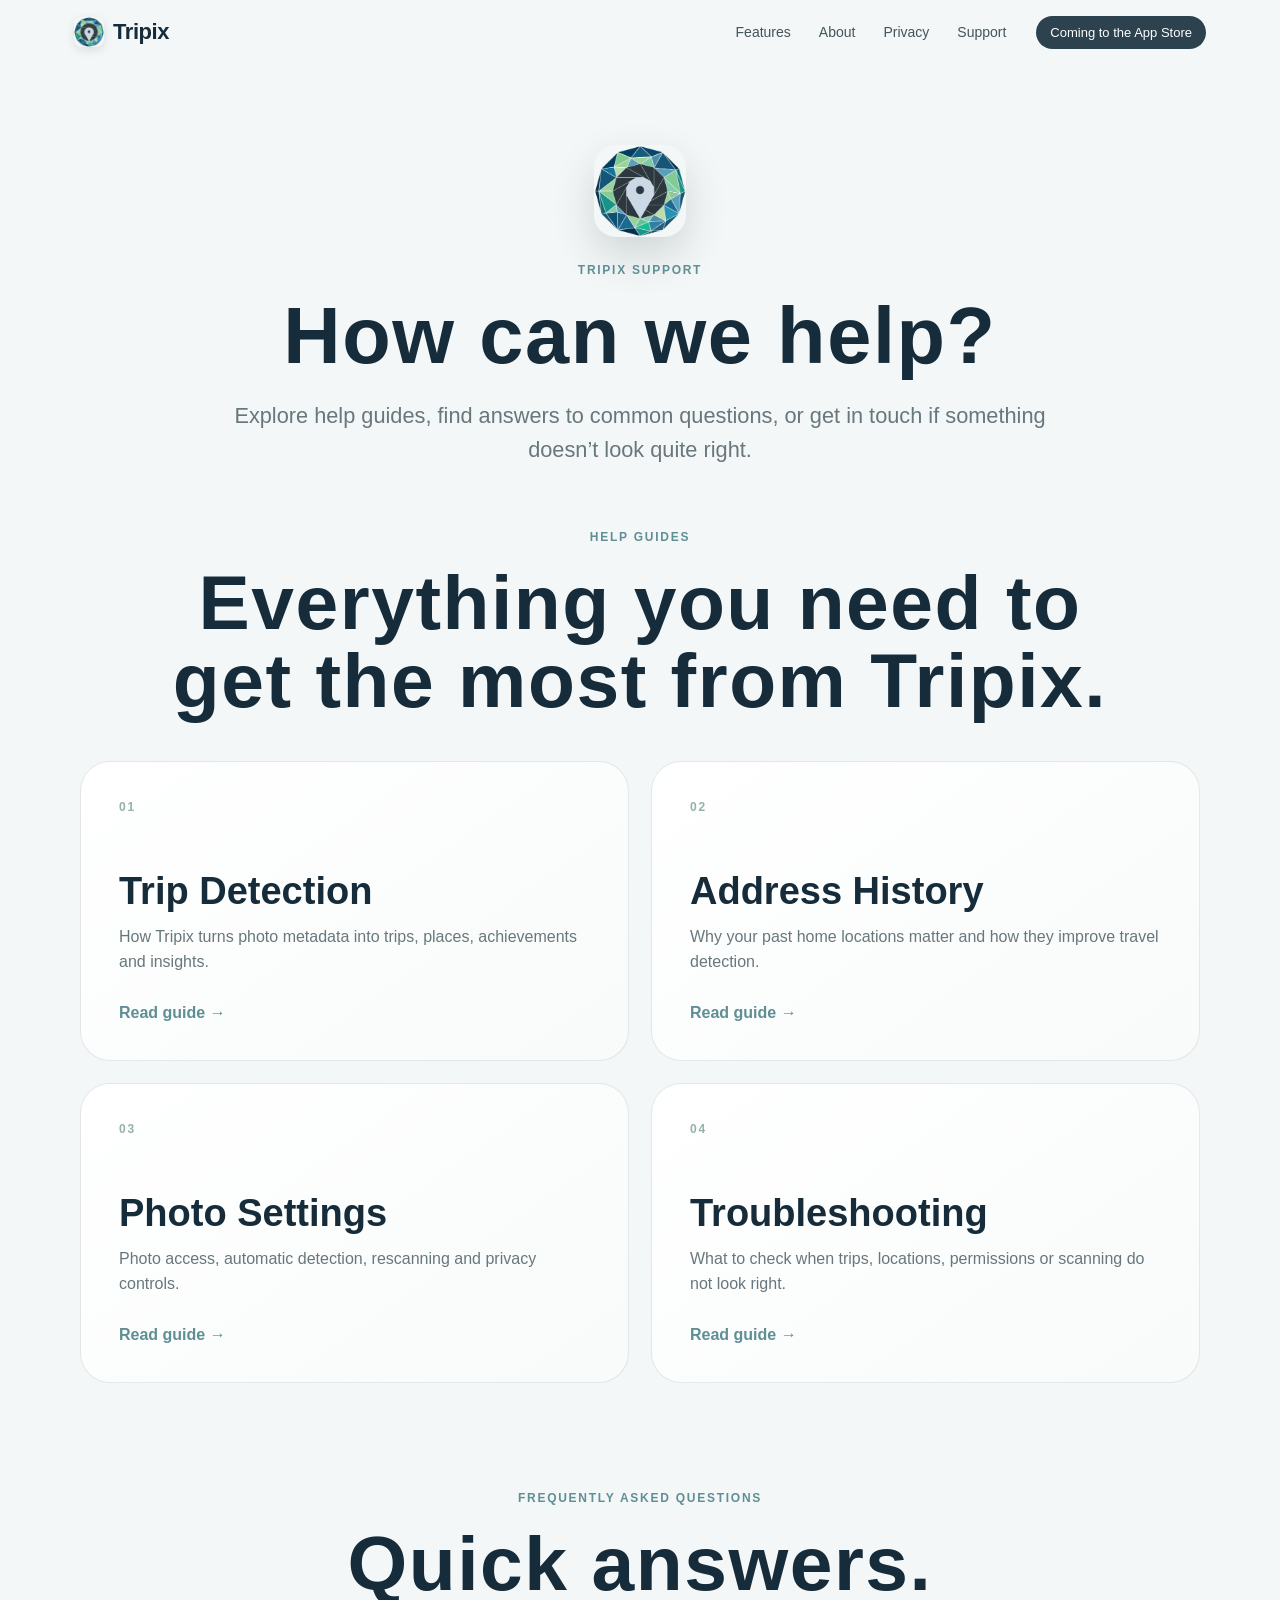
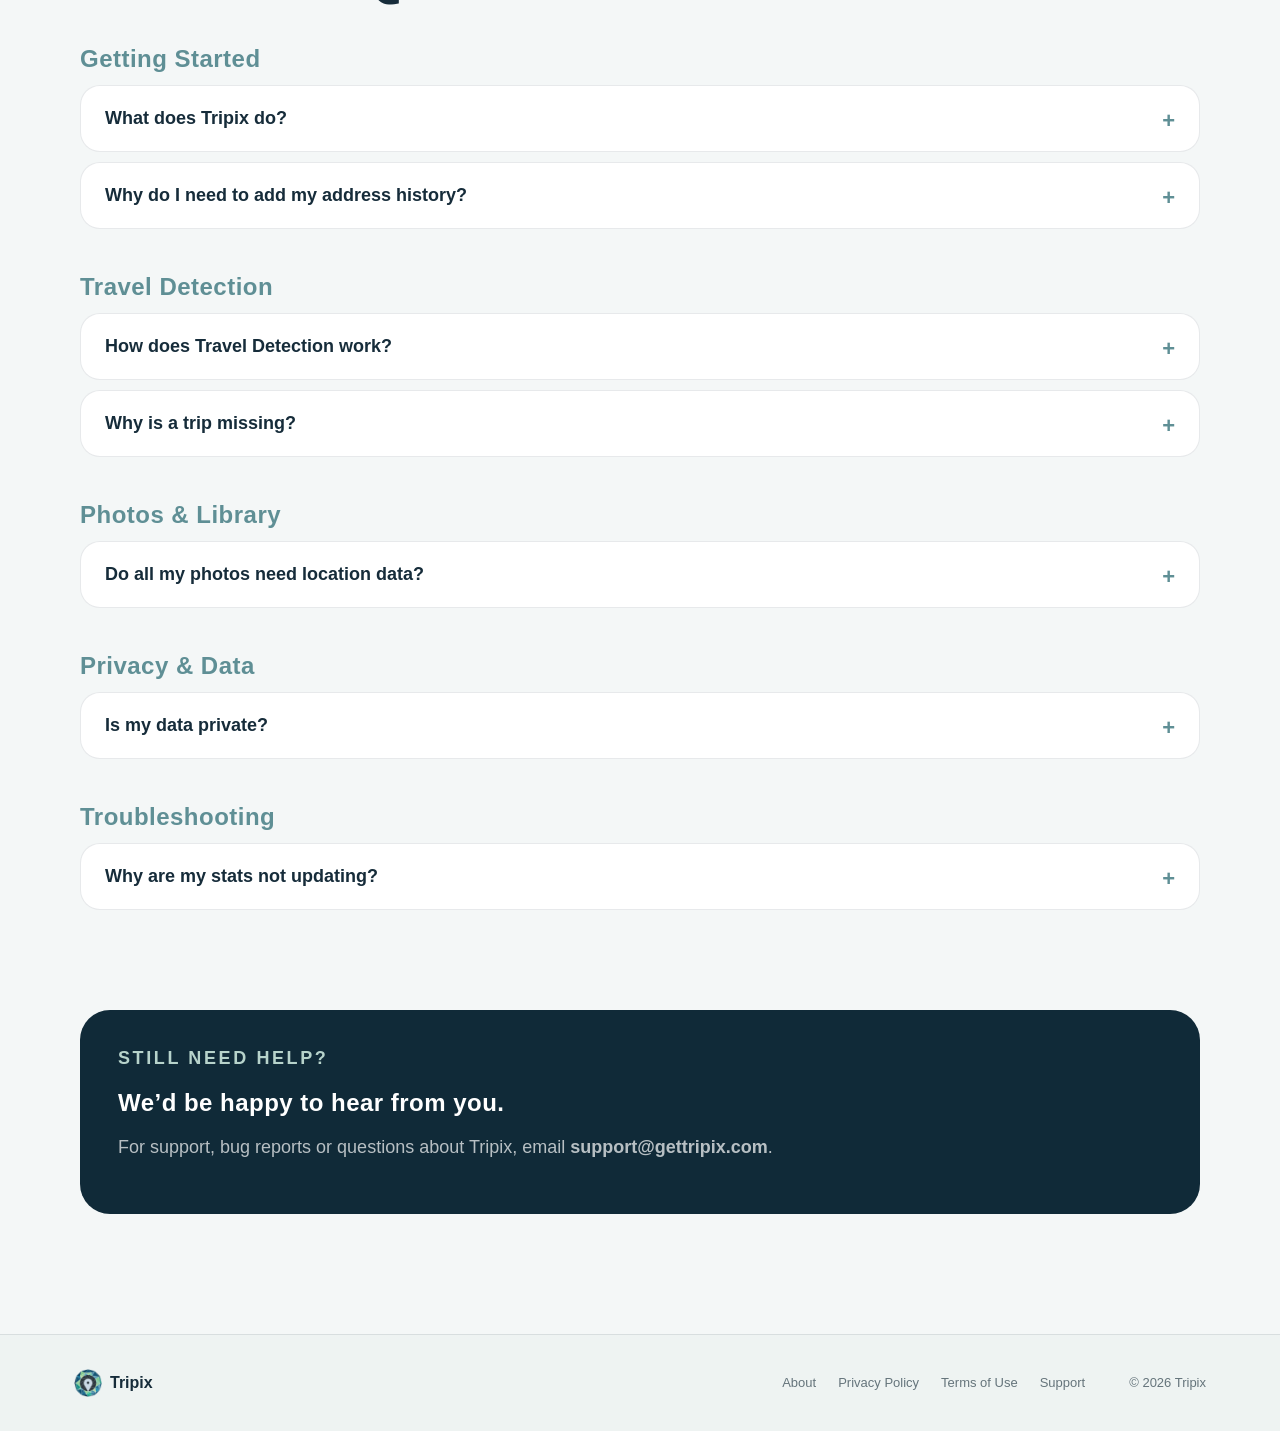
<file: support/index.html>
<!DOCTYPE html>

<html lang="en"><head><meta charset="utf-8"/><meta content="width=device-width,initial-scale=1" name="viewport"/><meta content="Tripix help guides, frequently asked questions and support." name="description"/><title>Support — Tripix</title><link href="/assets/images/app-icon.png" rel="icon" type="image/png"/><link href="../assets/styles.css" rel="stylesheet"/><script defer="" src="../assets/site.js"></script></head>
<body><header class="site-header" data-header=""><div class="nav-wrap"><a aria-label="Tripix home" class="brand" href="/"><img alt="" class="brand-icon" src="../assets/images/app-icon.png"/><span>Tripix</span></a><nav aria-label="Primary navigation" class="nav-links"><a href="../#features">Features</a><a href="../about/">About</a><a href="../privacy/">Privacy</a><a aria-current="page" href="../support/">Support</a></nav><a aria-disabled="true" class="nav-cta is-disabled" href="../#download">Coming to the App Store</a><button aria-controls="mobile-navigation" aria-expanded="false" aria-label="Open menu" class="mobile-menu-button" data-menu-button="" type="button"><span></span><span></span><span></span></button></div><nav aria-label="Mobile navigation" class="mobile-menu" data-mobile-menu="" id="mobile-navigation"><a href="/#features">Features</a><a href="/about/">About</a><a href="/privacy/">Privacy</a><a href="/support/">Support</a><span class="mobile-menu-coming">Coming to the App Store</span></nav></header>
<main class="subpage section-pad support-page">
<section class="page-head reveal"><img alt="Tripix app icon" class="page-icon" src="../assets/images/app-icon.png"/><p class="eyebrow">Tripix Support</p><h1>How can we help?</h1><p>Explore help guides, find answers to common questions, or get in touch if something doesn’t look quite right.</p></section>
<section class="support-guides">
<div class="section-heading compact reveal"><p class="eyebrow">Help guides</p><h2>Everything you need to get the most from Tripix.</h2></div>
<div class="guide-grid">
<a class="guide-card reveal" href="trip-detection/"><span class="guide-number">01</span><h3>Trip Detection</h3><p>How Tripix turns photo metadata into trips, places, achievements and insights.</p><span class="guide-link">Read guide →</span></a>
<a class="guide-card reveal" href="address-history/"><span class="guide-number">02</span><h3>Address History</h3><p>Why your past home locations matter and how they improve travel detection.</p><span class="guide-link">Read guide →</span></a>
<a class="guide-card reveal" href="photo-settings/"><span class="guide-number">03</span><h3>Photo Settings</h3><p>Photo access, automatic detection, rescanning and privacy controls.</p><span class="guide-link">Read guide →</span></a>
<a class="guide-card reveal" href="troubleshooting/"><span class="guide-number">04</span><h3>Troubleshooting</h3><p>What to check when trips, locations, permissions or scanning do not look right.</p><span class="guide-link">Read guide →</span></a>
</div></section>
<section class="faq-section"><div class="section-heading compact reveal"><p class="eyebrow">Frequently asked questions</p><h2>Quick answers.</h2></div>
<div class="faq-category reveal"><h3>Getting Started</h3>
<details><summary>What does Tripix do?</summary><p>Tripix helps you visualise your travel history on a map and explore stats about the journeys you’ve been on.</p></details>
<details><summary>Why do I need to add my address history?</summary><p>Your address history helps Tripix understand where you were based at different points in your life, improving trip detection accuracy.</p></details></div>
<div class="faq-category reveal"><h3>Travel Detection</h3>
<details><summary>How does Travel Detection work?</summary><p>Tripix uses your photos, timestamps, and location clues to help identify trips and place them correctly on your map.</p></details>
<details><summary>Why is a trip missing?</summary><p>Trips can be harder to detect when there are gaps in your photo library, missing metadata, or incomplete address history.</p></details></div>
<div class="faq-category reveal"><h3>Photos &amp; Library</h3>
<details><summary>Do all my photos need location data?</summary><p>No, but having more photos with accurate timestamps and location metadata helps Tripix build a more complete picture of your journeys.</p></details></div>
<div class="faq-category reveal"><h3>Privacy &amp; Data</h3>
<details><summary>Is my data private?</summary><p>Yes. Tripix is designed with privacy at its core. Your photos, travel history, address history and other personal data are processed and stored locally on your device. Tripix does not upload your photos or personal travel data to external servers. You remain in control of the permissions you grant to Tripix, and these can be changed at any time through your device settings.</p></details></div>
<div class="faq-category reveal"><h3>Troubleshooting</h3>
<details><summary>Why are my stats not updating?</summary><p>Try checking that your photo permissions are enabled, your address history is complete, and any trip scanning or refresh process has finished successfully.</p></details></div>
</section>
<section class="contact-card reveal"><p class="eyebrow light">Still need help?</p><h2>We’d be happy to hear from you.</h2><p>For support, bug reports or questions about Tripix, email <a href="mailto:support@gettripix.com">support@gettripix.com</a>.</p></section>
</main><footer class="site-footer"><div class="footer-wrap"><div class="footer-brand"><img alt="" src="../assets/images/app-icon.png"/><strong>Tripix</strong></div><nav aria-label="Footer navigation"><a href="../about/">About</a><a href="../privacy/">Privacy Policy</a><a href="../terms/">Terms of Use</a><a href="../support/">Support</a></nav><span>© 2026 Tripix</span></div></footer></body></html>
</file>
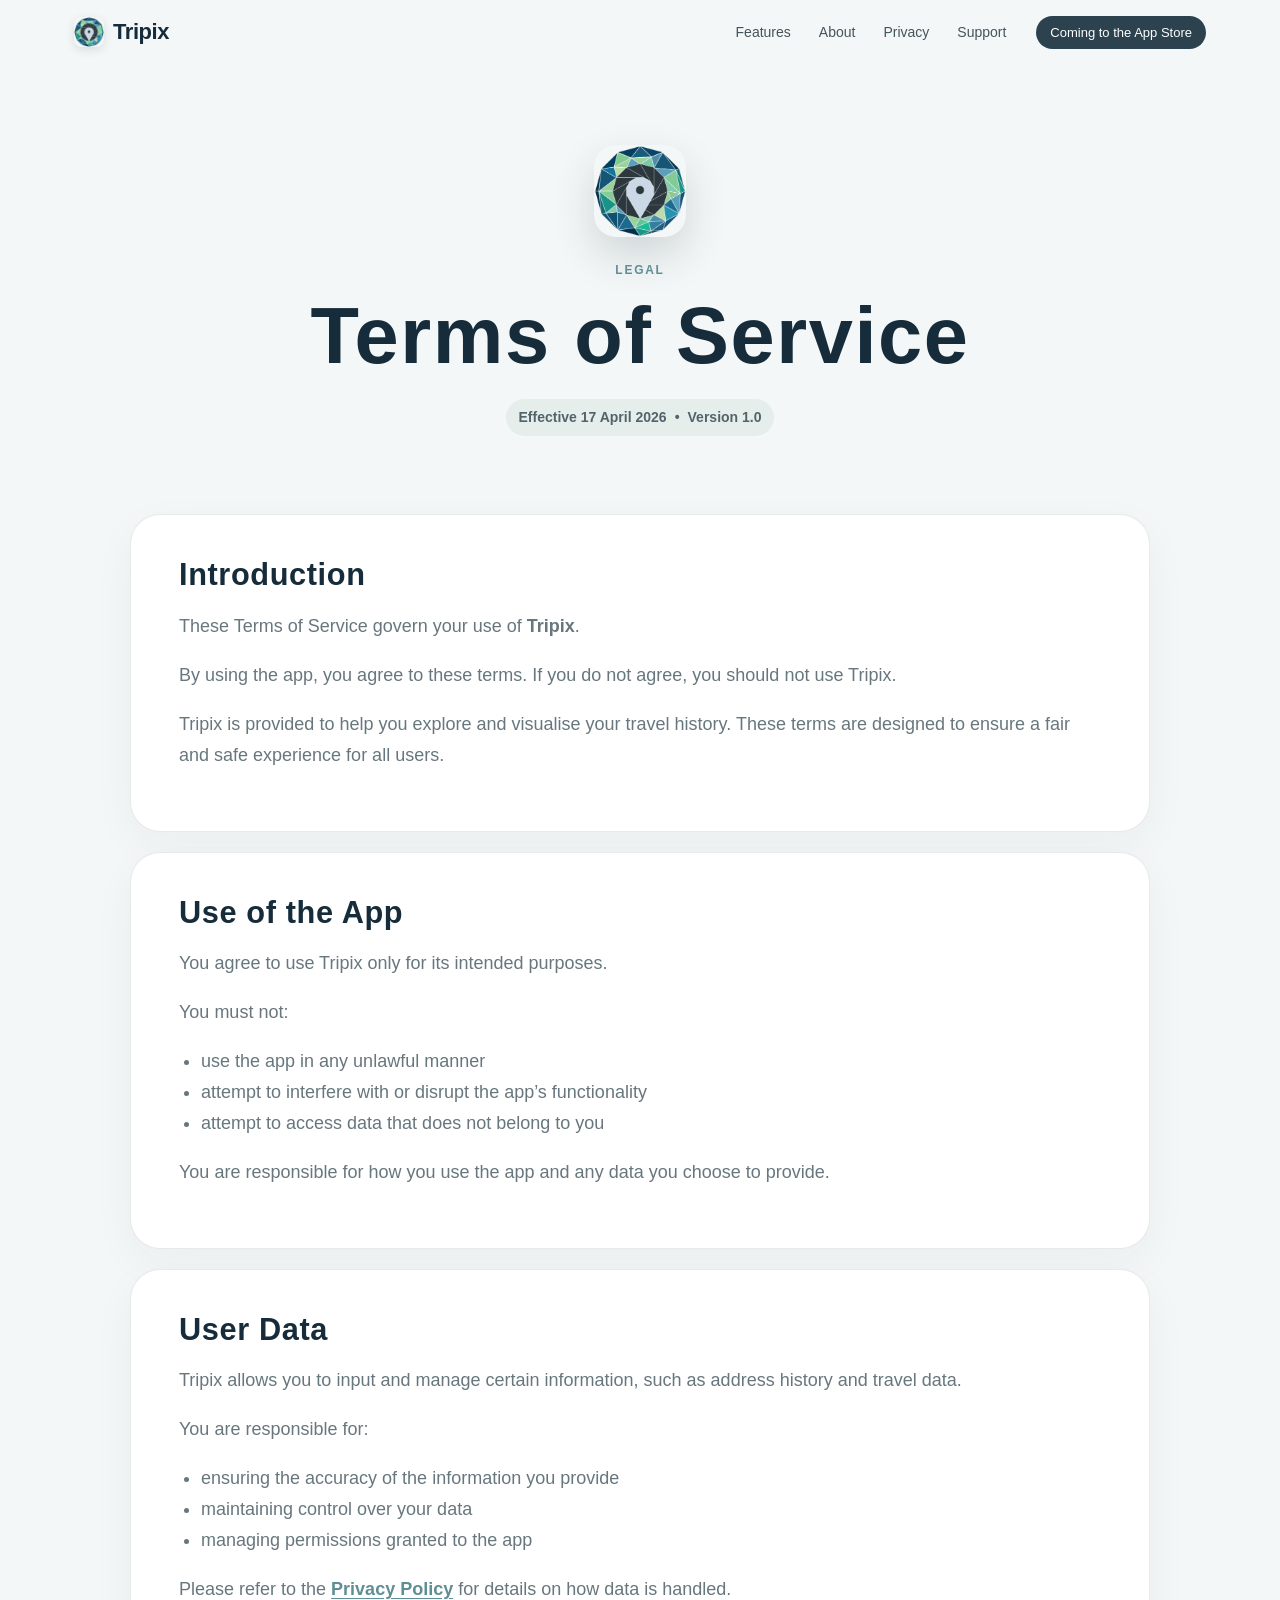
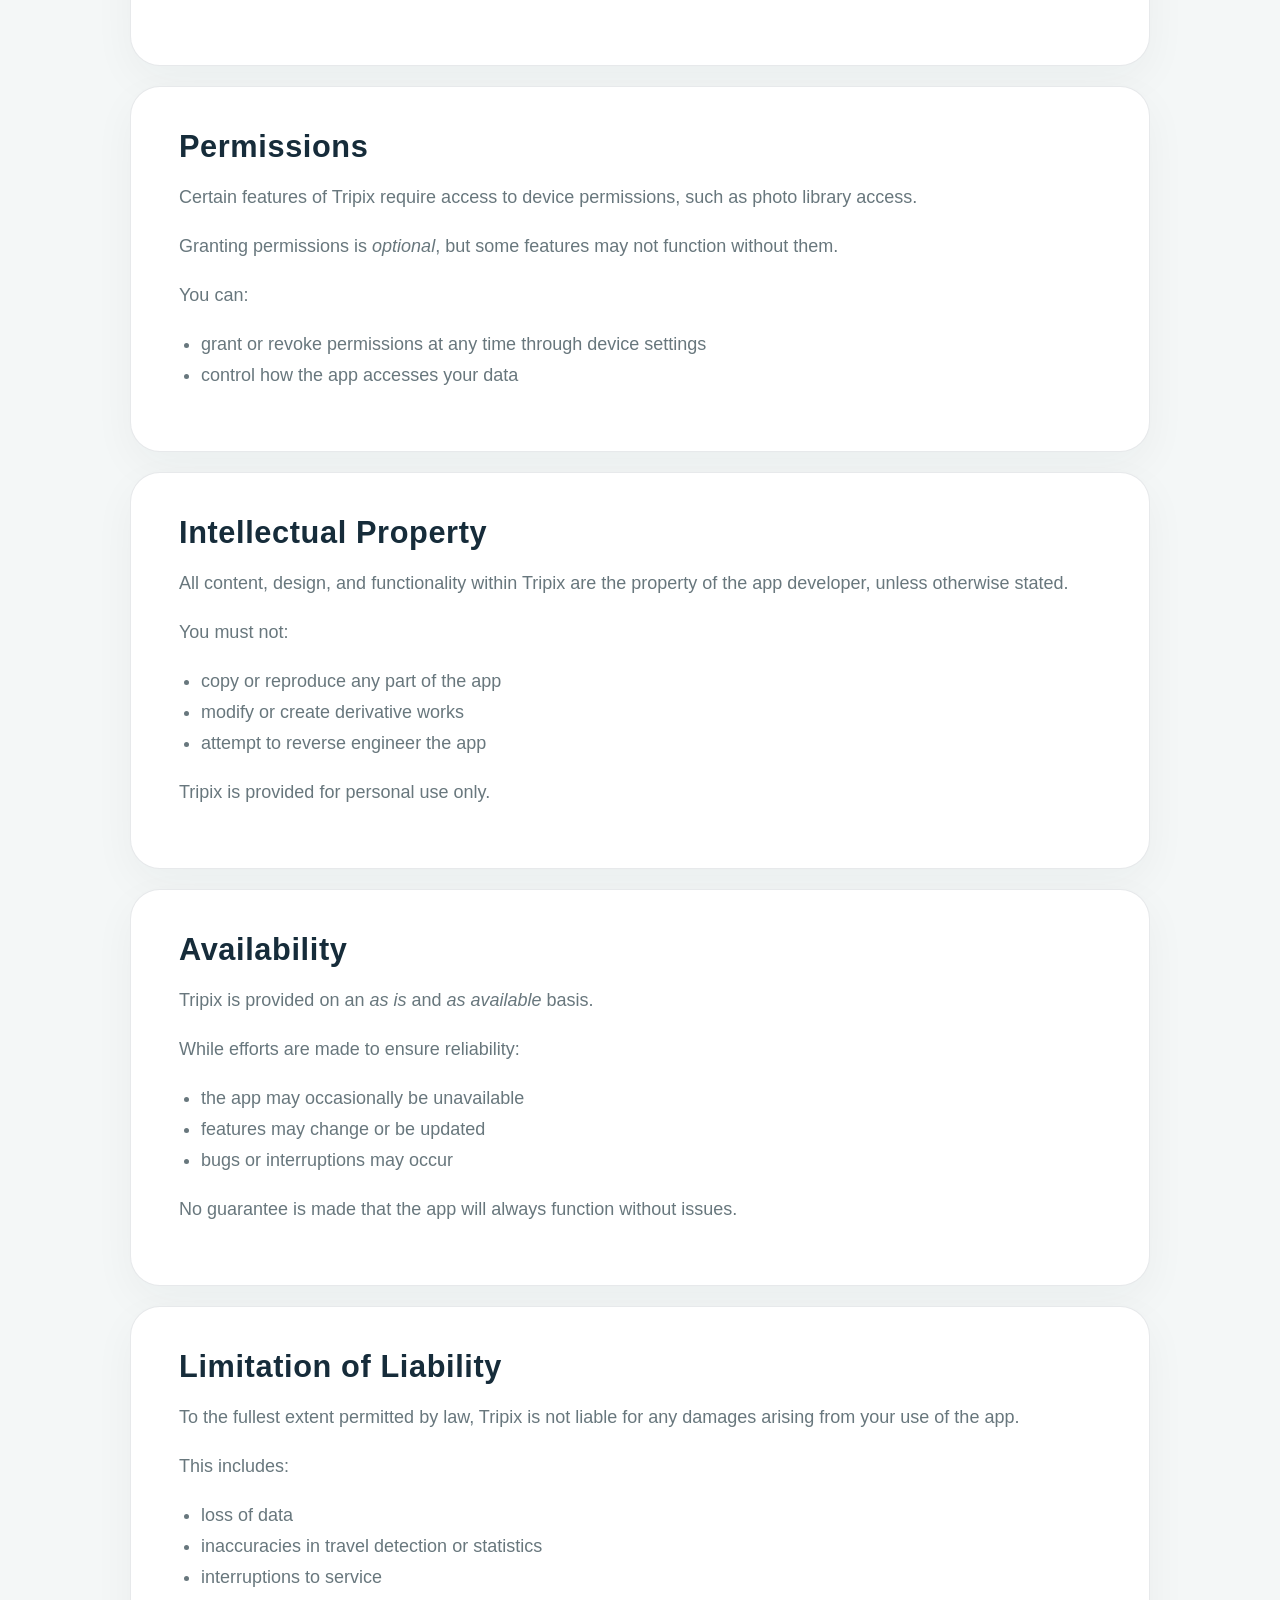
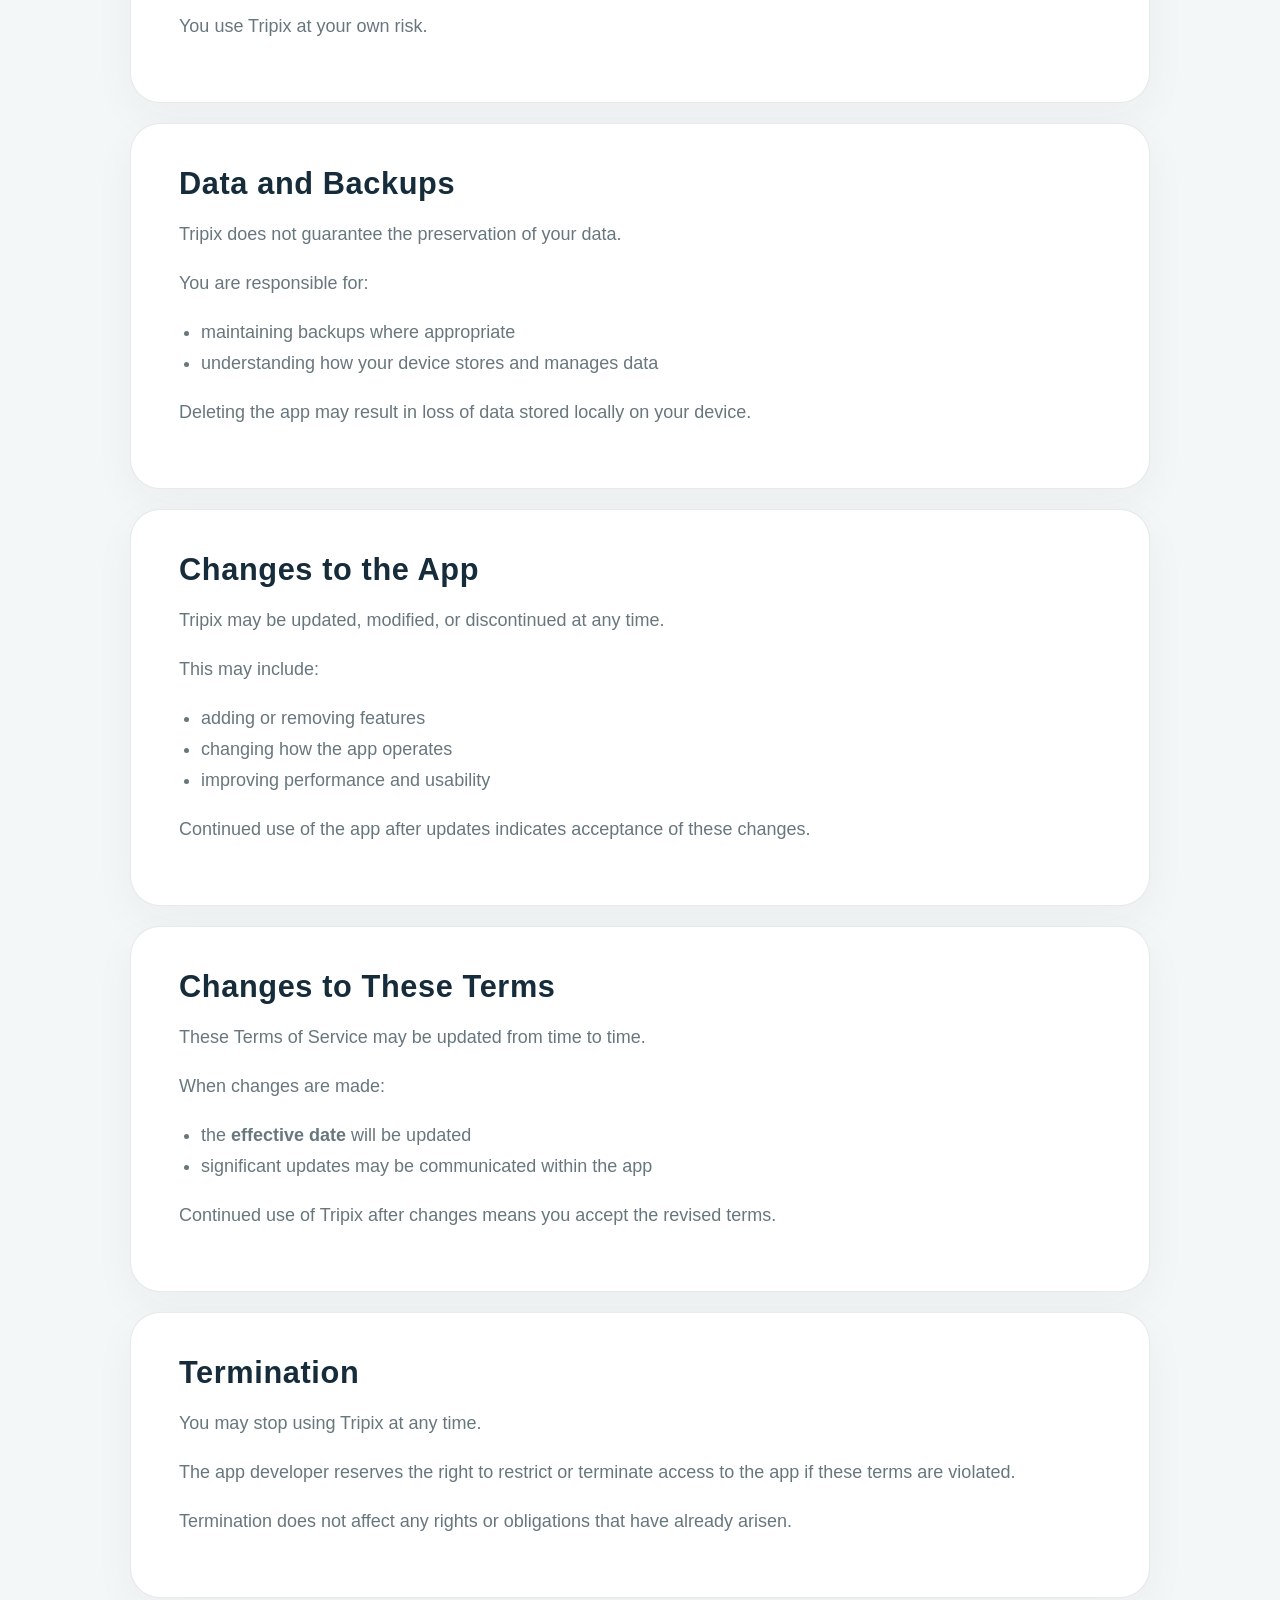
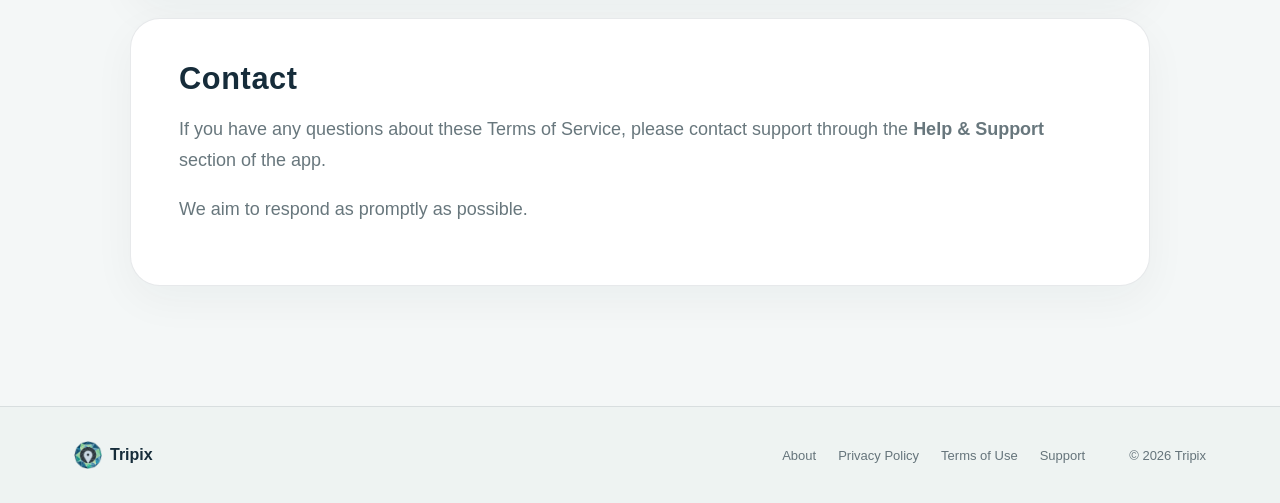
<file: terms/index.html>
<!DOCTYPE html>

<html lang="en">
<head>
<meta charset="utf-8"/>
<meta content="width=device-width,initial-scale=1" name="viewport"/>
<meta content="Tripix Terms of Service." name="description"/>
<title>Terms of Service — Tripix</title>
<link href="/assets/images/app-icon.png" rel="icon" type="image/png"/>
<link href="../assets/styles.css" rel="stylesheet"/>
<script defer="" src="../assets/site.js"></script>
</head>
<body>
<header class="site-header" data-header=""><div class="nav-wrap"><a aria-label="Tripix home" class="brand" href="/"><img alt="" class="brand-icon" src="../assets/images/app-icon.png"/><span>Tripix</span></a><nav aria-label="Primary navigation" class="nav-links"><a href="../#features">Features</a><a href="../about/">About</a><a href="../privacy/">Privacy</a><a href="../support/">Support</a></nav><a aria-disabled="true" class="nav-cta is-disabled" href="../#download">Coming to the App Store</a><button aria-controls="mobile-navigation" aria-expanded="false" aria-label="Open menu" class="mobile-menu-button" data-menu-button="" type="button"><span></span><span></span><span></span></button></div><nav aria-label="Mobile navigation" class="mobile-menu" data-mobile-menu="" id="mobile-navigation"><a href="/#features">Features</a><a href="/about/">About</a><a href="/privacy/">Privacy</a><a href="/support/">Support</a><span class="mobile-menu-coming">Coming to the App Store</span></nav></header>
<main class="subpage section-pad legal-page">
<div class="page-head reveal">
<img alt="Tripix app icon" class="page-icon" src="../assets/images/app-icon.png"/>
<p class="eyebrow">Legal</p>
<h1>Terms of Service</h1>
<p class="legal-meta">Effective 17 April 2026 <span aria-hidden="true">•</span> Version 1.0</p>
</div>
<div class="legal-stack">
<section class="legal-section reveal"><h2>Introduction</h2><p>These Terms of Service govern your use of <strong>Tripix</strong>.</p><p>By using the app, you agree to these terms. If you do not agree, you should not use Tripix.</p><p>Tripix is provided to help you explore and visualise your travel history. These terms are designed to ensure a fair and safe experience for all users.</p></section>
<section class="legal-section reveal"><h2>Use of the App</h2><p>You agree to use Tripix only for its intended purposes.</p><p>You must not:</p><ul><li>use the app in any unlawful manner</li><li>attempt to interfere with or disrupt the app’s functionality</li><li>attempt to access data that does not belong to you</li></ul><p>You are responsible for how you use the app and any data you choose to provide.</p></section>
<section class="legal-section reveal"><h2>User Data</h2><p>Tripix allows you to input and manage certain information, such as address history and travel data.</p><p>You are responsible for:</p><ul><li>ensuring the accuracy of the information you provide</li><li>maintaining control over your data</li><li>managing permissions granted to the app</li></ul><p>Please refer to the <a href="../privacy/"><strong>Privacy Policy</strong></a> for details on how data is handled.</p></section>
<section class="legal-section reveal"><h2>Permissions</h2><p>Certain features of Tripix require access to device permissions, such as photo library access.</p><p>Granting permissions is <em>optional</em>, but some features may not function without them.</p><p>You can:</p><ul><li>grant or revoke permissions at any time through device settings</li><li>control how the app accesses your data</li></ul></section>
<section class="legal-section reveal"><h2>Intellectual Property</h2><p>All content, design, and functionality within Tripix are the property of the app developer, unless otherwise stated.</p><p>You must not:</p><ul><li>copy or reproduce any part of the app</li><li>modify or create derivative works</li><li>attempt to reverse engineer the app</li></ul><p>Tripix is provided for personal use only.</p></section>
<section class="legal-section reveal"><h2>Availability</h2><p>Tripix is provided on an <em>as is</em> and <em>as available</em> basis.</p><p>While efforts are made to ensure reliability:</p><ul><li>the app may occasionally be unavailable</li><li>features may change or be updated</li><li>bugs or interruptions may occur</li></ul><p>No guarantee is made that the app will always function without issues.</p></section>
<section class="legal-section reveal"><h2>Limitation of Liability</h2><p>To the fullest extent permitted by law, Tripix is not liable for any damages arising from your use of the app.</p><p>This includes:</p><ul><li>loss of data</li><li>inaccuracies in travel detection or statistics</li><li>interruptions to service</li></ul><p>You use Tripix at your own risk.</p></section>
<section class="legal-section reveal"><h2>Data and Backups</h2><p>Tripix does not guarantee the preservation of your data.</p><p>You are responsible for:</p><ul><li>maintaining backups where appropriate</li><li>understanding how your device stores and manages data</li></ul><p>Deleting the app may result in loss of data stored locally on your device.</p></section>
<section class="legal-section reveal"><h2>Changes to the App</h2><p>Tripix may be updated, modified, or discontinued at any time.</p><p>This may include:</p><ul><li>adding or removing features</li><li>changing how the app operates</li><li>improving performance and usability</li></ul><p>Continued use of the app after updates indicates acceptance of these changes.</p></section>
<section class="legal-section reveal"><h2>Changes to These Terms</h2><p>These Terms of Service may be updated from time to time.</p><p>When changes are made:</p><ul><li>the <strong>effective date</strong> will be updated</li><li>significant updates may be communicated within the app</li></ul><p>Continued use of Tripix after changes means you accept the revised terms.</p></section>
<section class="legal-section reveal"><h2>Termination</h2><p>You may stop using Tripix at any time.</p><p>The app developer reserves the right to restrict or terminate access to the app if these terms are violated.</p><p>Termination does not affect any rights or obligations that have already arisen.</p></section>
<section class="legal-section reveal"><h2>Contact</h2><p>If you have any questions about these Terms of Service, please contact support through the <strong>Help &amp; Support</strong> section of the app.</p><p>We aim to respond as promptly as possible.</p></section>
</div>
</main>
<footer class="site-footer"><div class="footer-wrap"><div class="footer-brand"><img alt="" src="../assets/images/app-icon.png"/><strong>Tripix</strong></div><nav aria-label="Footer navigation"><a href="../about/">About</a><a href="../privacy/">Privacy Policy</a><a href="../terms/">Terms of Use</a><a href="../support/">Support</a></nav><span>© 2026 Tripix</span></div></footer>
</body></html>
</file>
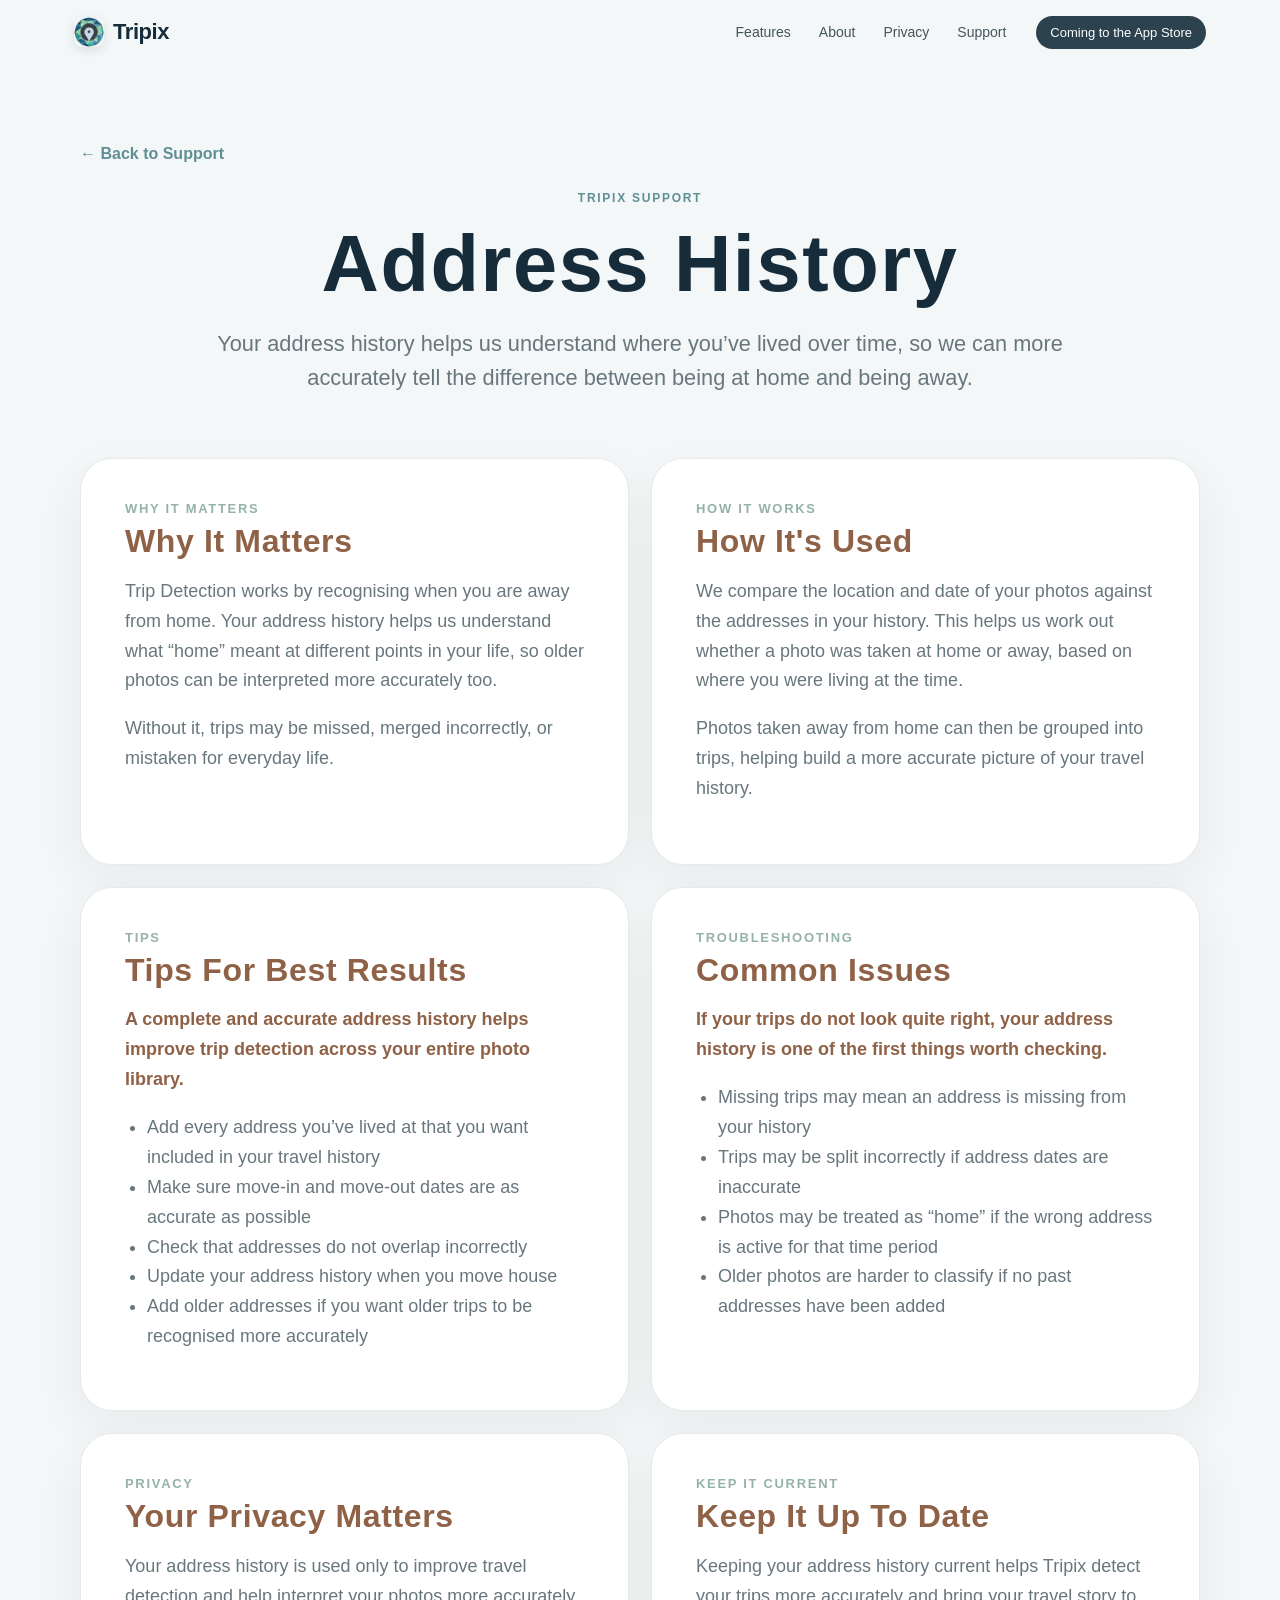
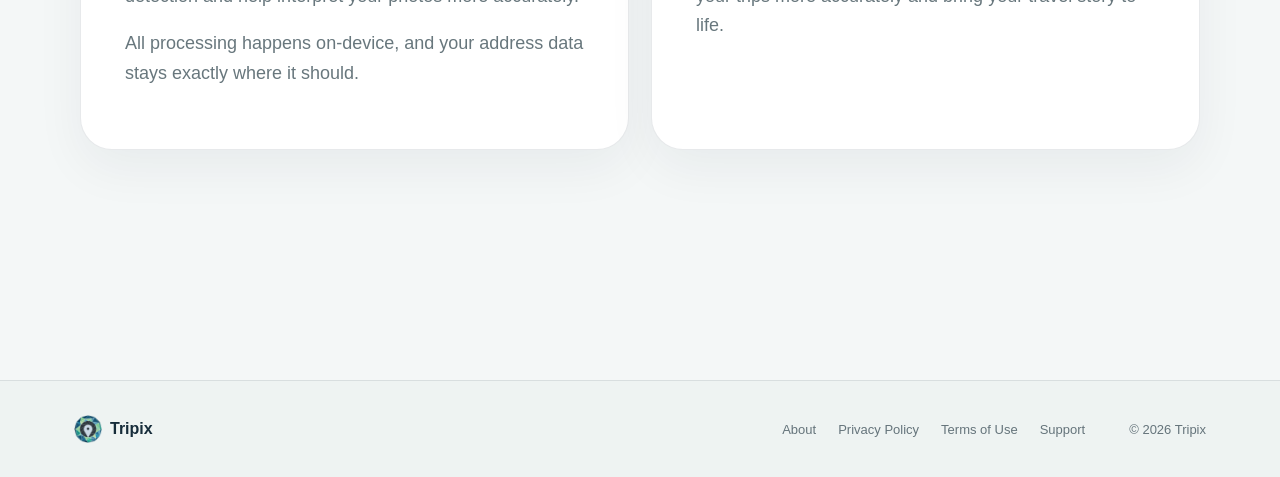
<file: support/address-history/index.html>
<!DOCTYPE html>
<html lang="en"><head><meta charset="utf-8"/><meta content="width=device-width,initial-scale=1" name="viewport"/><meta content="Tripix support guide: Address History." name="description"/><title>Address History — Tripix Support</title><link href="/assets/images/app-icon.png" rel="icon" type="image/png"/><link href="../../assets/styles.css" rel="stylesheet"/><script defer="" src="../../assets/site.js"></script></head><body><header class="site-header" data-header=""><div class="nav-wrap"><a aria-label="Tripix home" class="brand" href="/"><img alt="" class="brand-icon" src="../../assets/images/app-icon.png"/><span>Tripix</span></a><nav aria-label="Primary navigation" class="nav-links"><a href="../../#features">Features</a><a href="../../about/">About</a><a href="../../privacy/">Privacy</a><a aria-current="page" href="../../support/">Support</a></nav><a aria-disabled="true" class="nav-cta is-disabled" href="../../#download">Coming to the App Store</a><button aria-controls="mobile-navigation" aria-expanded="false" aria-label="Open menu" class="mobile-menu-button" data-menu-button="" type="button"><span></span><span></span><span></span></button></div><nav aria-label="Mobile navigation" class="mobile-menu" data-mobile-menu="" id="mobile-navigation"><a href="/#features">Features</a><a href="/about/">About</a><a href="/privacy/">Privacy</a><a href="/support/">Support</a><span class="mobile-menu-coming">Coming to the App Store</span></nav></header><main class="subpage section-pad guide-page"><a class="back-link" href="../">← Back to Support</a><div class="page-head reveal"><p class="eyebrow">Tripix Support</p><h1>Address History</h1><p>Your address history helps us understand where you’ve lived over time, so we can more accurately tell the difference between being at home and being away.</p></div><div class="guide-stack"><section class="guide-section reveal"><p class="guide-kicker">Why it matters</p><h2>Why It Matters</h2><div class="guide-body"><p>Trip Detection works by recognising when you are away from home. Your address history helps us understand what “home” meant at different points in your life, so older photos can be interpreted more accurately too.</p><p>Without it, trips may be missed, merged incorrectly, or mistaken for everyday life.</p></div></section><section class="guide-section reveal"><p class="guide-kicker">How it works</p><h2>How It's Used</h2><div class="guide-body"><p>We compare the location and date of your photos against the addresses in your history. This helps us work out whether a photo was taken at home or away, based on where you were living at the time.</p><p>Photos taken away from home can then be grouped into trips, helping build a more accurate picture of your travel history.</p></div></section><section class="guide-section reveal"><p class="guide-kicker">Tips</p><h2>Tips For Best Results</h2><div class="guide-body"><p><strong>A complete and accurate address history helps improve trip detection across your entire photo library.</strong></p><ul><li>Add every address you’ve lived at that you want included in your travel history</li><li>Make sure move-in and move-out dates are as accurate as possible</li><li>Check that addresses do not overlap incorrectly</li><li>Update your address history when you move house</li><li>Add older addresses if you want older trips to be recognised more accurately</li></ul></div></section><section class="guide-section reveal"><p class="guide-kicker">Troubleshooting</p><h2>Common Issues</h2><div class="guide-body"><p><strong>If your trips do not look quite right, your address history is one of the first things worth checking.</strong></p><ul><li>Missing trips may mean an address is missing from your history</li><li>Trips may be split incorrectly if address dates are inaccurate</li><li>Photos may be treated as “home” if the wrong address is active for that time period</li><li>Older photos are harder to classify if no past addresses have been added</li></ul></div></section><section class="guide-section reveal"><p class="guide-kicker">Privacy</p><h2>Your Privacy Matters</h2><div class="guide-body"><p>Your address history is used only to improve travel detection and help interpret your photos more accurately.</p><p>All processing happens on-device, and your address data stays exactly where it should.</p></div></section><section class="guide-section reveal"><p class="guide-kicker">Keep it current</p><h2>Keep It Up To Date</h2><div class="guide-body"><p>Keeping your address history current helps Tripix detect your trips more accurately and bring your travel story to life.</p></div></section></div></main><footer class="site-footer"><div class="footer-wrap"><div class="footer-brand"><img alt="" src="../../assets/images/app-icon.png"/><strong>Tripix</strong></div><nav aria-label="Footer navigation"><a href="../../about/">About</a><a href="../../privacy/">Privacy Policy</a><a href="../../terms/">Terms of Use</a><a href="../../support/">Support</a></nav><span>© 2026 Tripix</span></div></footer></body></html>
</file>
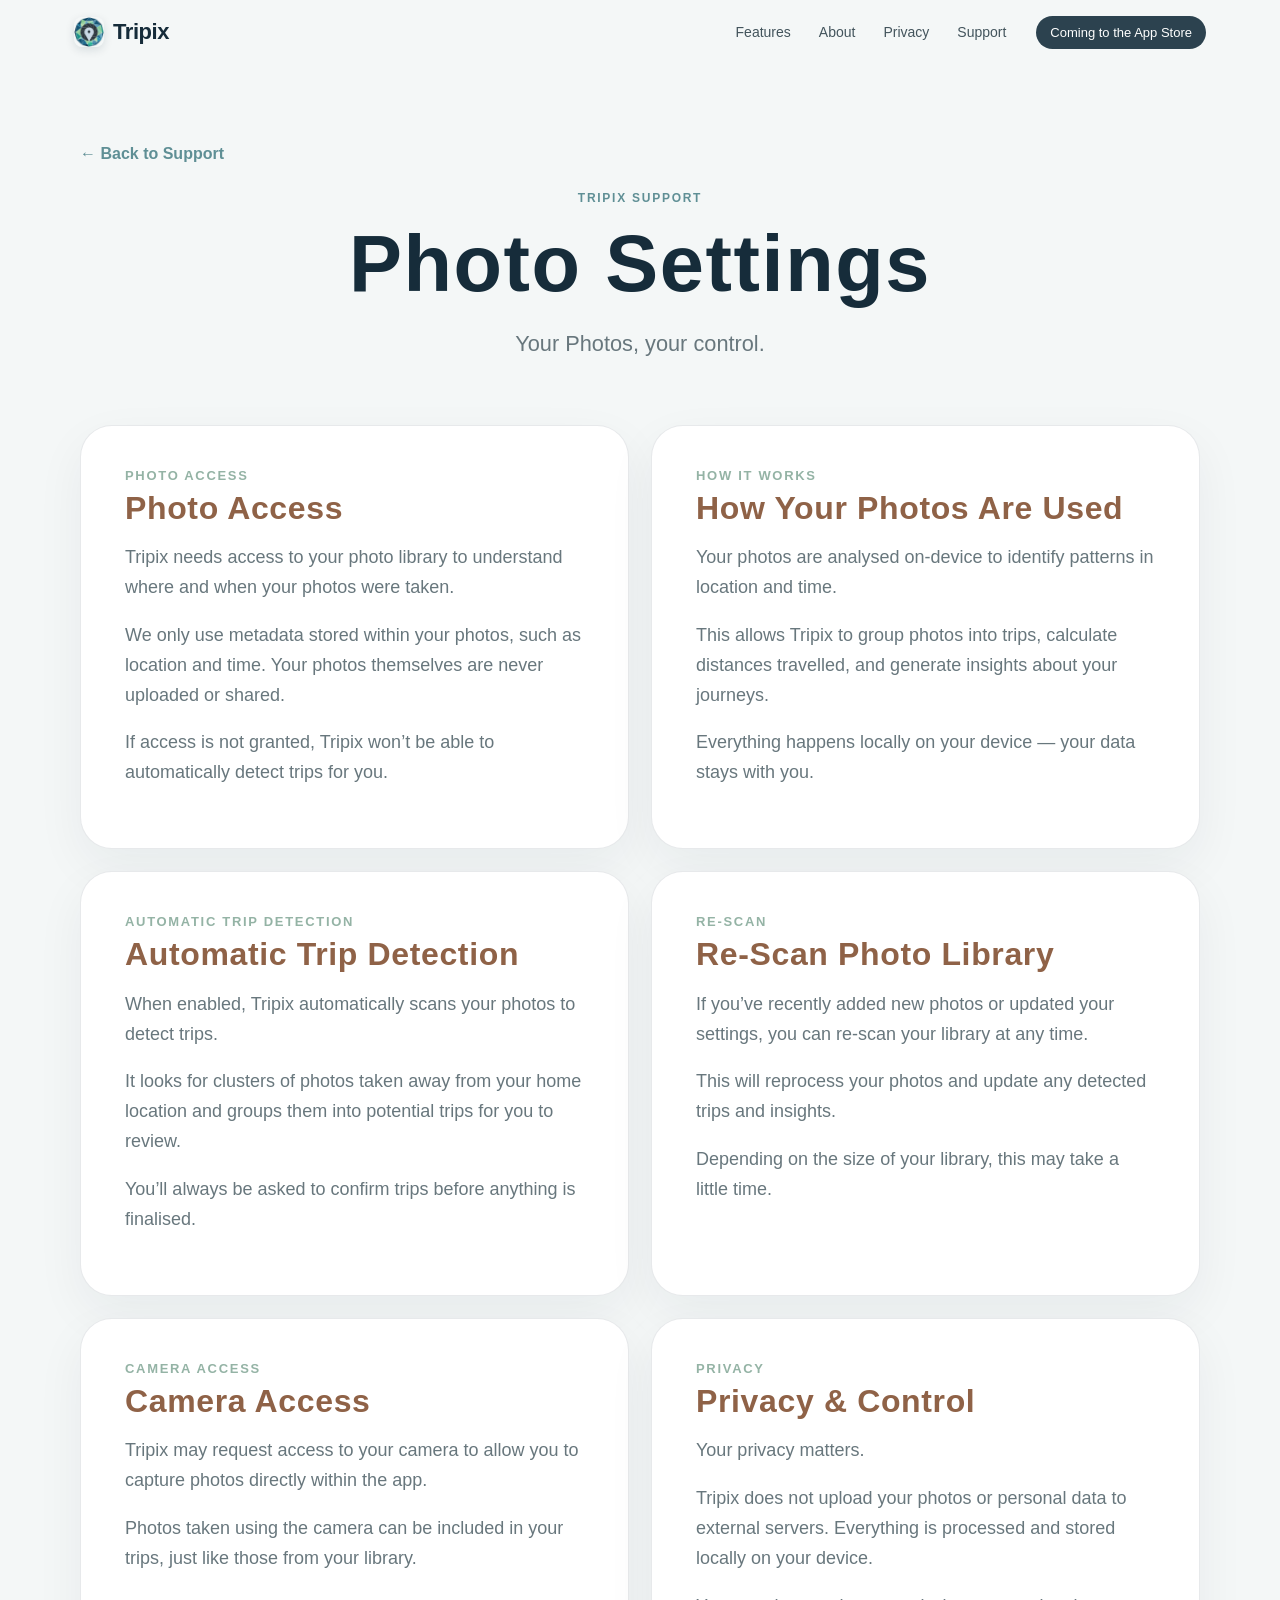
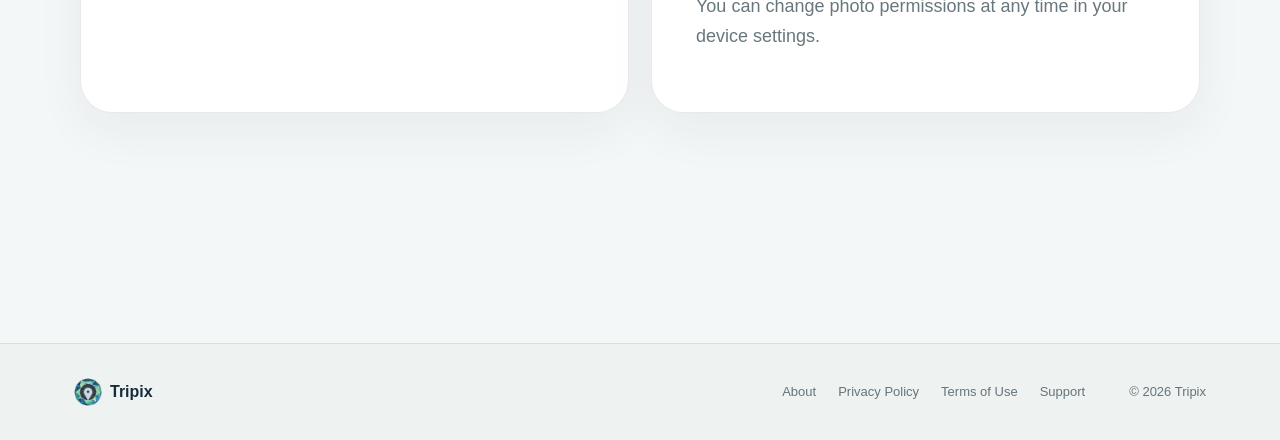
<file: support/photo-settings/index.html>
<!DOCTYPE html>
<html lang="en"><head><meta charset="utf-8"/><meta content="width=device-width,initial-scale=1" name="viewport"/><meta content="Tripix support guide: Photo Settings." name="description"/><title>Photo Settings — Tripix Support</title><link href="/assets/images/app-icon.png" rel="icon" type="image/png"/><link href="../../assets/styles.css" rel="stylesheet"/><script defer="" src="../../assets/site.js"></script></head><body><header class="site-header" data-header=""><div class="nav-wrap"><a aria-label="Tripix home" class="brand" href="/"><img alt="" class="brand-icon" src="../../assets/images/app-icon.png"/><span>Tripix</span></a><nav aria-label="Primary navigation" class="nav-links"><a href="../../#features">Features</a><a href="../../about/">About</a><a href="../../privacy/">Privacy</a><a aria-current="page" href="../../support/">Support</a></nav><a aria-disabled="true" class="nav-cta is-disabled" href="../../#download">Coming to the App Store</a><button aria-controls="mobile-navigation" aria-expanded="false" aria-label="Open menu" class="mobile-menu-button" data-menu-button="" type="button"><span></span><span></span><span></span></button></div><nav aria-label="Mobile navigation" class="mobile-menu" data-mobile-menu="" id="mobile-navigation"><a href="/#features">Features</a><a href="/about/">About</a><a href="/privacy/">Privacy</a><a href="/support/">Support</a><span class="mobile-menu-coming">Coming to the App Store</span></nav></header><main class="subpage section-pad guide-page"><a class="back-link" href="../">← Back to Support</a><div class="page-head reveal"><p class="eyebrow">Tripix Support</p><h1>Photo Settings</h1><p>Your Photos, your control.</p></div><div class="guide-stack"><section class="guide-section reveal"><p class="guide-kicker">Photo Access</p><h2>Photo Access</h2><div class="guide-body"><p>Tripix needs access to your photo library to understand where and when your photos were taken.</p><p>We only use metadata stored within your photos, such as location and time. Your photos themselves are never uploaded or shared.</p><p>If access is not granted, Tripix won’t be able to automatically detect trips for you.</p></div></section><section class="guide-section reveal"><p class="guide-kicker">How it works</p><h2>How Your Photos Are Used</h2><div class="guide-body"><p>Your photos are analysed on-device to identify patterns in location and time.</p><p>This allows Tripix to group photos into trips, calculate distances travelled, and generate insights about your journeys.</p><p>Everything happens locally on your device — your data stays with you.</p></div></section><section class="guide-section reveal"><p class="guide-kicker">Automatic Trip Detection</p><h2>Automatic Trip Detection</h2><div class="guide-body"><p>When enabled, Tripix automatically scans your photos to detect trips.</p><p>It looks for clusters of photos taken away from your home location and groups them into potential trips for you to review.</p><p>You’ll always be asked to confirm trips before anything is finalised.</p></div></section><section class="guide-section reveal"><p class="guide-kicker">Re-scan</p><h2>Re-Scan Photo Library</h2><div class="guide-body"><p>If you’ve recently added new photos or updated your settings, you can re-scan your library at any time.</p><p>This will reprocess your photos and update any detected trips and insights.</p><p>Depending on the size of your library, this may take a little time.</p></div></section><section class="guide-section reveal"><p class="guide-kicker">Camera Access</p><h2>Camera Access</h2><div class="guide-body"><p>Tripix may request access to your camera to allow you to capture photos directly within the app.</p><p>Photos taken using the camera can be included in your trips, just like those from your library.</p></div></section><section class="guide-section reveal"><p class="guide-kicker">Privacy</p><h2>Privacy &amp; Control</h2><div class="guide-body"><p>Your privacy matters.</p><p>Tripix does not upload your photos or personal data to external servers. Everything is processed and stored locally on your device.</p><p>You can change photo permissions at any time in your device settings.</p></div></section></div></main><footer class="site-footer"><div class="footer-wrap"><div class="footer-brand"><img alt="" src="../../assets/images/app-icon.png"/><strong>Tripix</strong></div><nav aria-label="Footer navigation"><a href="../../about/">About</a><a href="../../privacy/">Privacy Policy</a><a href="../../terms/">Terms of Use</a><a href="../../support/">Support</a></nav><span>© 2026 Tripix</span></div></footer></body></html>
</file>
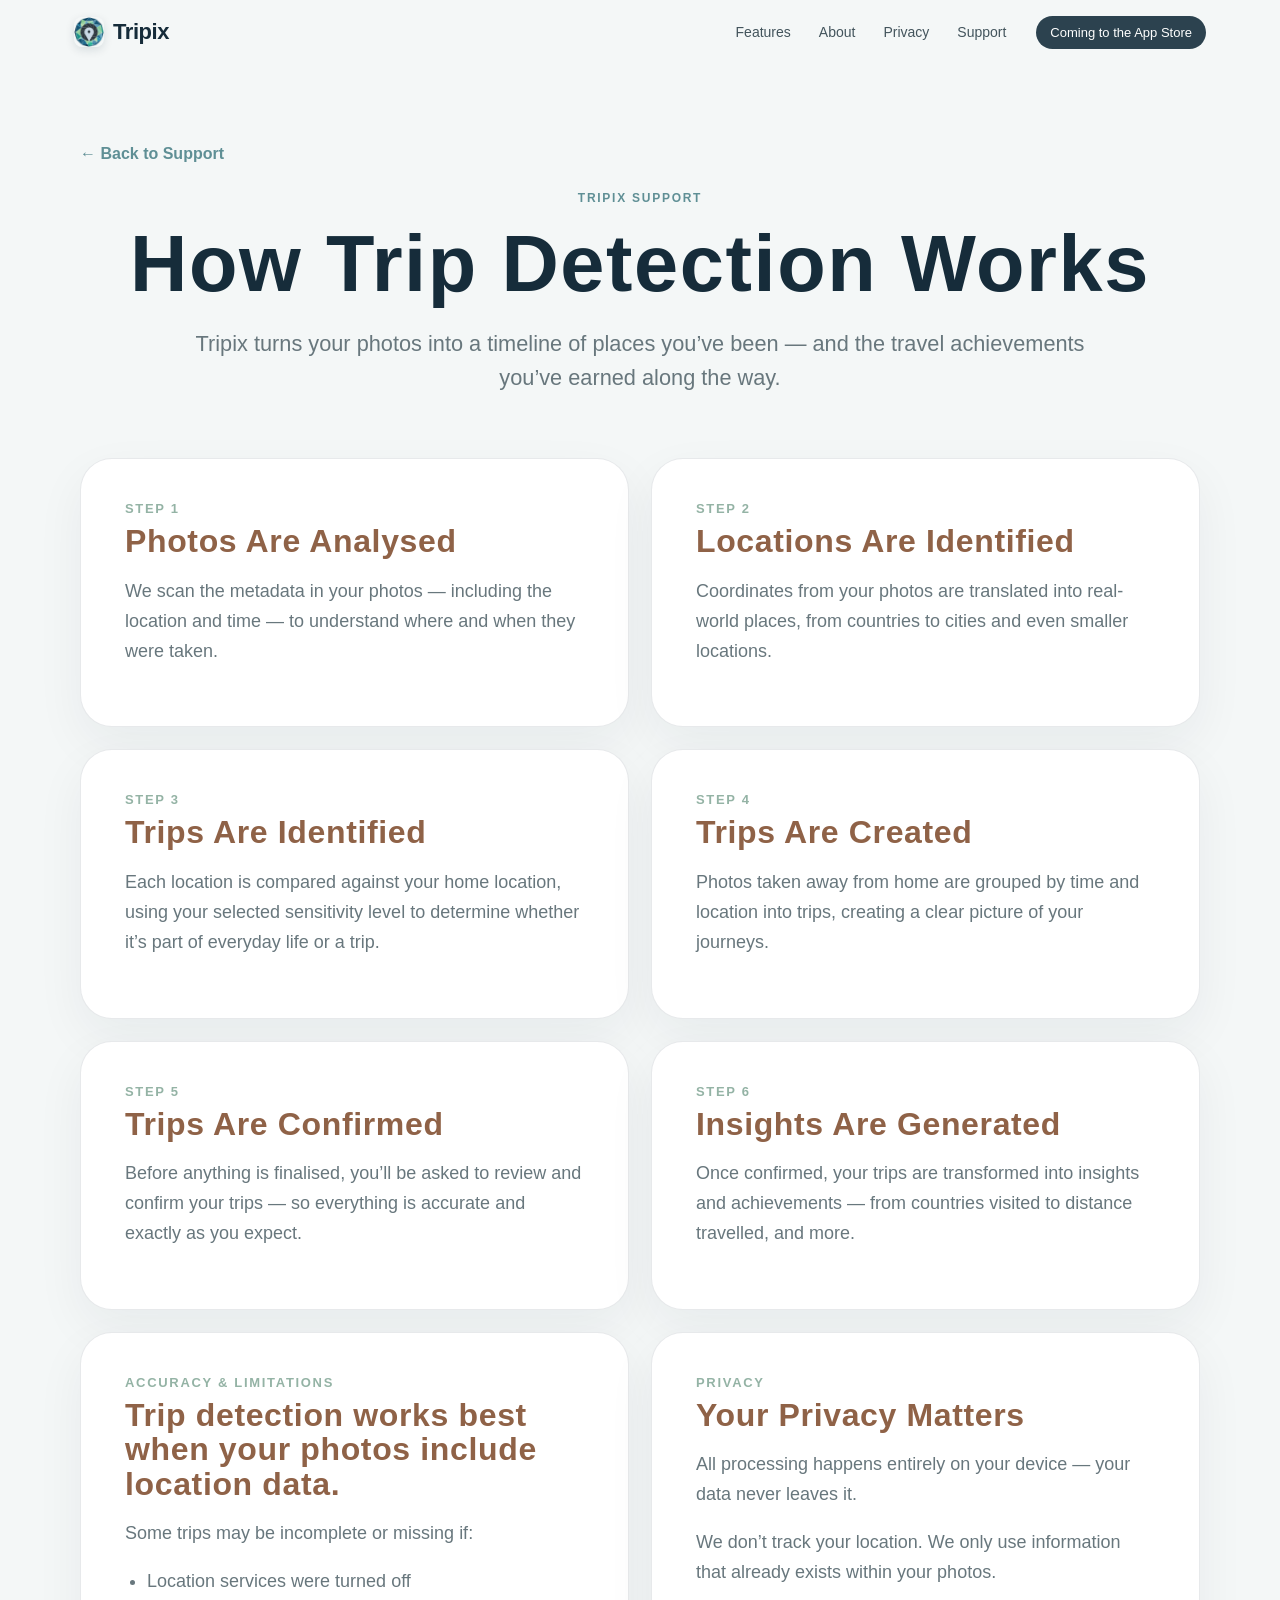
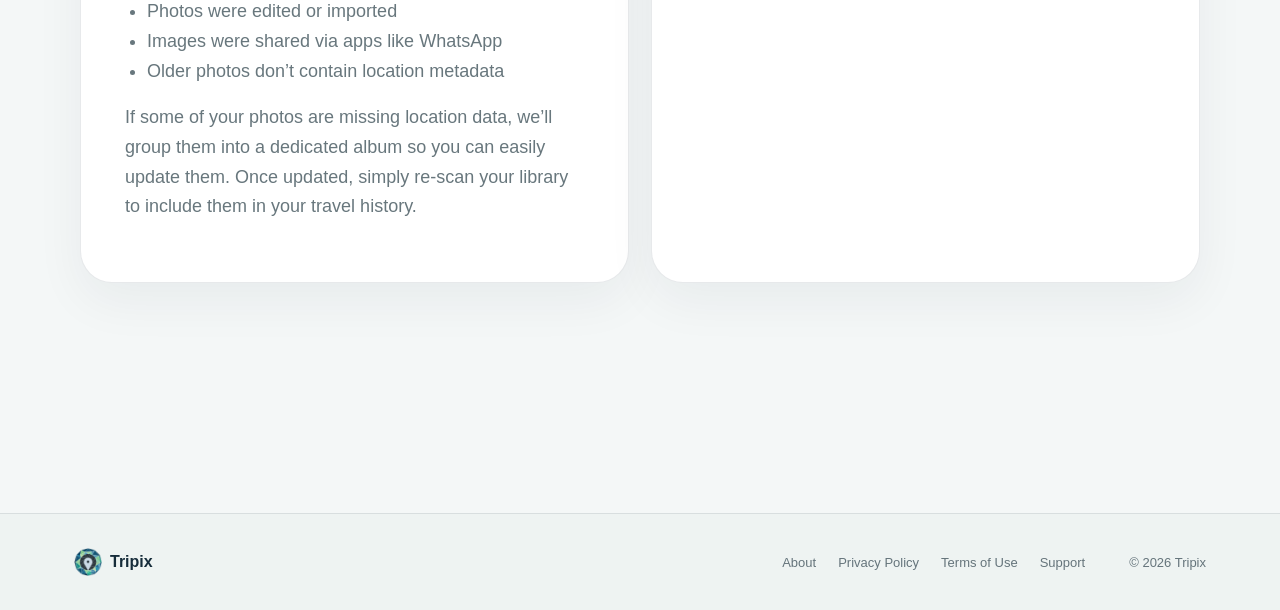
<file: support/trip-detection/index.html>
<!DOCTYPE html>
<html lang="en"><head><meta charset="utf-8"/><meta content="width=device-width,initial-scale=1" name="viewport"/><meta content="Tripix support guide: How Trip Detection Works." name="description"/><title>How Trip Detection Works — Tripix Support</title><link href="/assets/images/app-icon.png" rel="icon" type="image/png"/><link href="../../assets/styles.css" rel="stylesheet"/><script defer="" src="../../assets/site.js"></script></head><body><header class="site-header" data-header=""><div class="nav-wrap"><a aria-label="Tripix home" class="brand" href="/"><img alt="" class="brand-icon" src="../../assets/images/app-icon.png"/><span>Tripix</span></a><nav aria-label="Primary navigation" class="nav-links"><a href="../../#features">Features</a><a href="../../about/">About</a><a href="../../privacy/">Privacy</a><a aria-current="page" href="../../support/">Support</a></nav><a aria-disabled="true" class="nav-cta is-disabled" href="../../#download">Coming to the App Store</a><button aria-controls="mobile-navigation" aria-expanded="false" aria-label="Open menu" class="mobile-menu-button" data-menu-button="" type="button"><span></span><span></span><span></span></button></div><nav aria-label="Mobile navigation" class="mobile-menu" data-mobile-menu="" id="mobile-navigation"><a href="/#features">Features</a><a href="/about/">About</a><a href="/privacy/">Privacy</a><a href="/support/">Support</a><span class="mobile-menu-coming">Coming to the App Store</span></nav></header><main class="subpage section-pad guide-page"><a class="back-link" href="../">← Back to Support</a><div class="page-head reveal"><p class="eyebrow">Tripix Support</p><h1>How Trip Detection Works</h1><p>Tripix turns your photos into a timeline of places you’ve been — and the travel achievements you’ve earned along the way.</p></div><div class="guide-stack"><section class="guide-section reveal"><p class="guide-kicker">Step 1</p><h2>Photos Are Analysed</h2><div class="guide-body"><p>We scan the metadata in your photos — including the location and time — to understand where and when they were taken.</p></div></section><section class="guide-section reveal"><p class="guide-kicker">Step 2</p><h2>Locations Are Identified</h2><div class="guide-body"><p>Coordinates from your photos are translated into real-world places, from countries to cities and even smaller locations.</p></div></section><section class="guide-section reveal"><p class="guide-kicker">Step 3</p><h2>Trips Are Identified</h2><div class="guide-body"><p>Each location is compared against your home location, using your selected sensitivity level to determine whether it’s part of everyday life or a trip.</p></div></section><section class="guide-section reveal"><p class="guide-kicker">Step 4</p><h2>Trips Are Created</h2><div class="guide-body"><p>Photos taken away from home are grouped by time and location into trips, creating a clear picture of your journeys.</p></div></section><section class="guide-section reveal"><p class="guide-kicker">Step 5</p><h2>Trips Are Confirmed</h2><div class="guide-body"><p>Before anything is finalised, you’ll be asked to review and confirm your trips — so everything is accurate and exactly as you expect.</p></div></section><section class="guide-section reveal"><p class="guide-kicker">Step 6</p><h2>Insights Are Generated</h2><div class="guide-body"><p>Once confirmed, your trips are transformed into insights and achievements — from countries visited to distance travelled, and more.</p></div></section><section class="guide-section reveal"><p class="guide-kicker">Accuracy &amp; Limitations</p><h2>Trip detection works best when your photos include location data.</h2><div class="guide-body"><p>Some trips may be incomplete or missing if:</p><ul><li>Location services were turned off</li><li>Photos were edited or imported</li><li>Images were shared via apps like WhatsApp</li><li>Older photos don’t contain location metadata</li></ul><p>If some of your photos are missing location data, we’ll group them into a dedicated album so you can easily update them. Once updated, simply re-scan your library to include them in your travel history.</p></div></section><section class="guide-section reveal"><p class="guide-kicker">Privacy</p><h2>Your Privacy Matters</h2><div class="guide-body"><p>All processing happens entirely on your device — your data never leaves it.</p><p>We don’t track your location. We only use information that already exists within your photos.</p></div></section></div></main><footer class="site-footer"><div class="footer-wrap"><div class="footer-brand"><img alt="" src="../../assets/images/app-icon.png"/><strong>Tripix</strong></div><nav aria-label="Footer navigation"><a href="../../about/">About</a><a href="../../privacy/">Privacy Policy</a><a href="../../terms/">Terms of Use</a><a href="../../support/">Support</a></nav><span>© 2026 Tripix</span></div></footer></body></html>
</file>
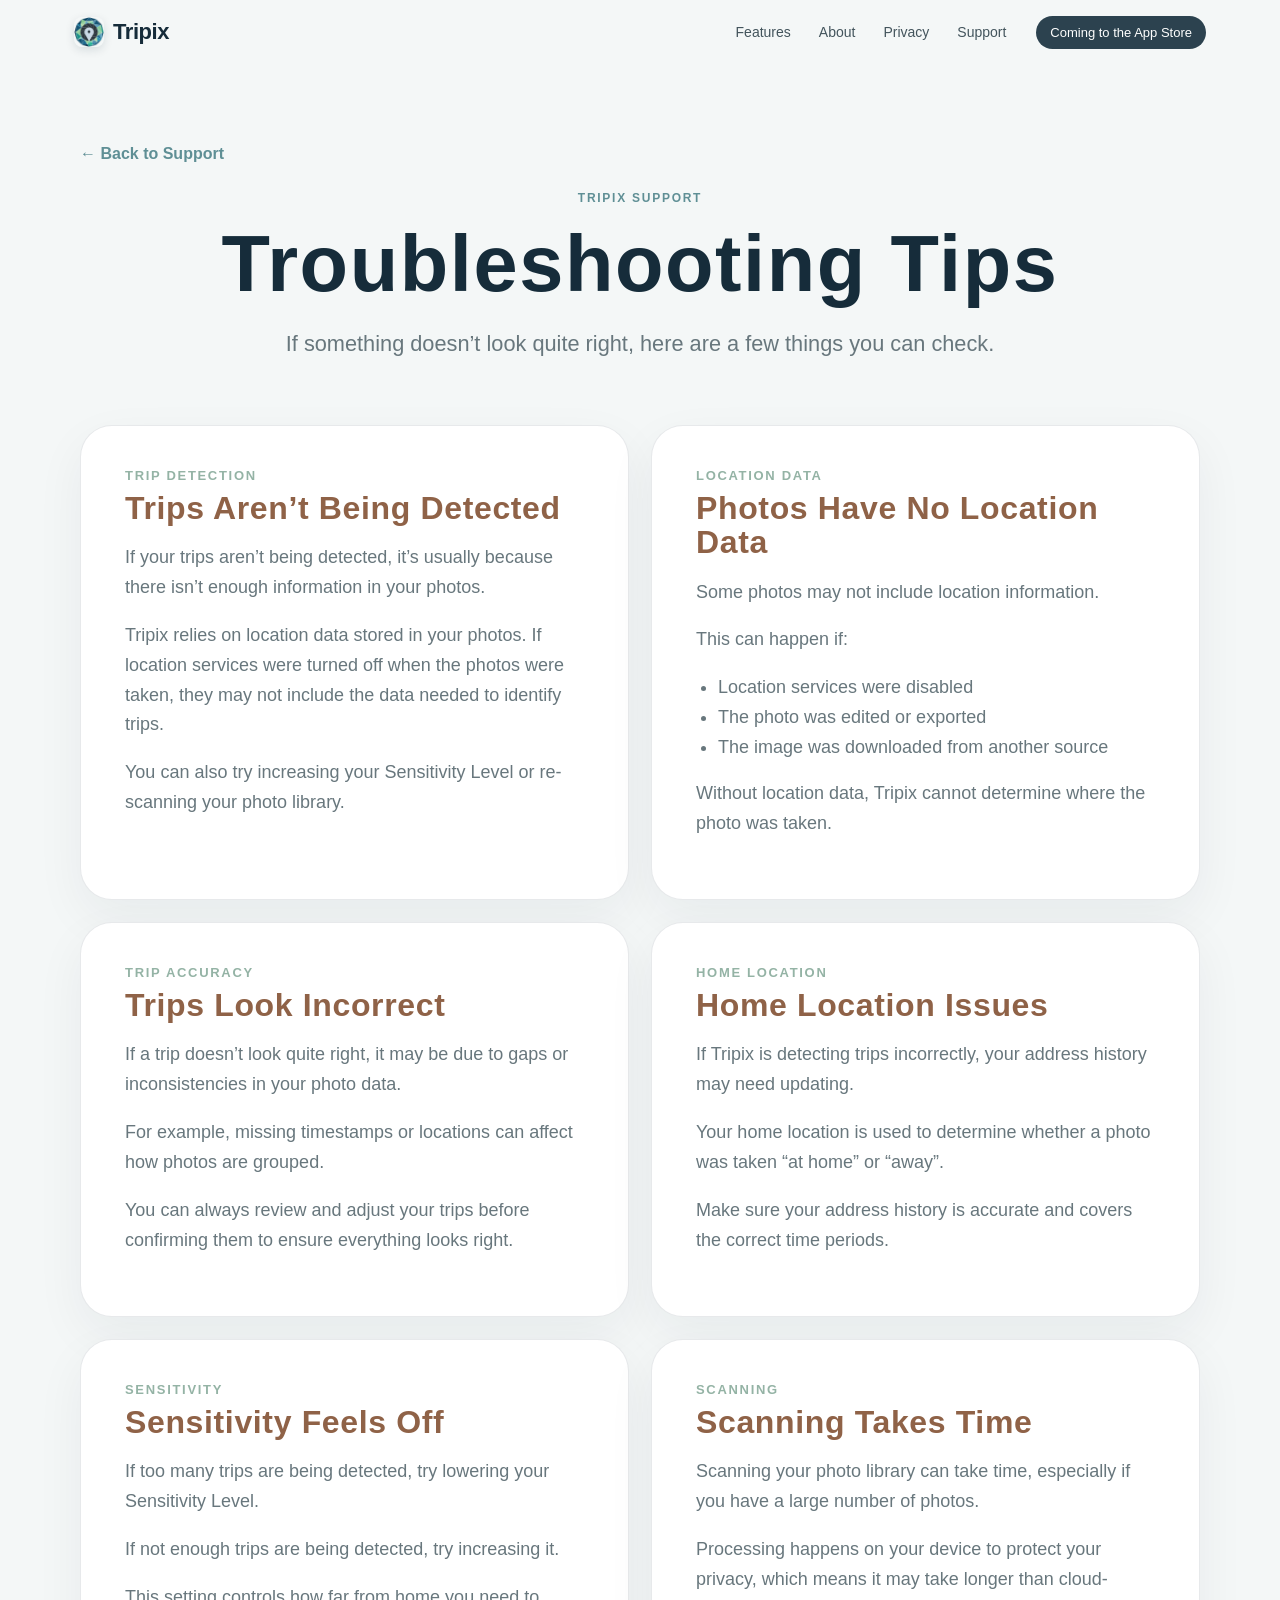
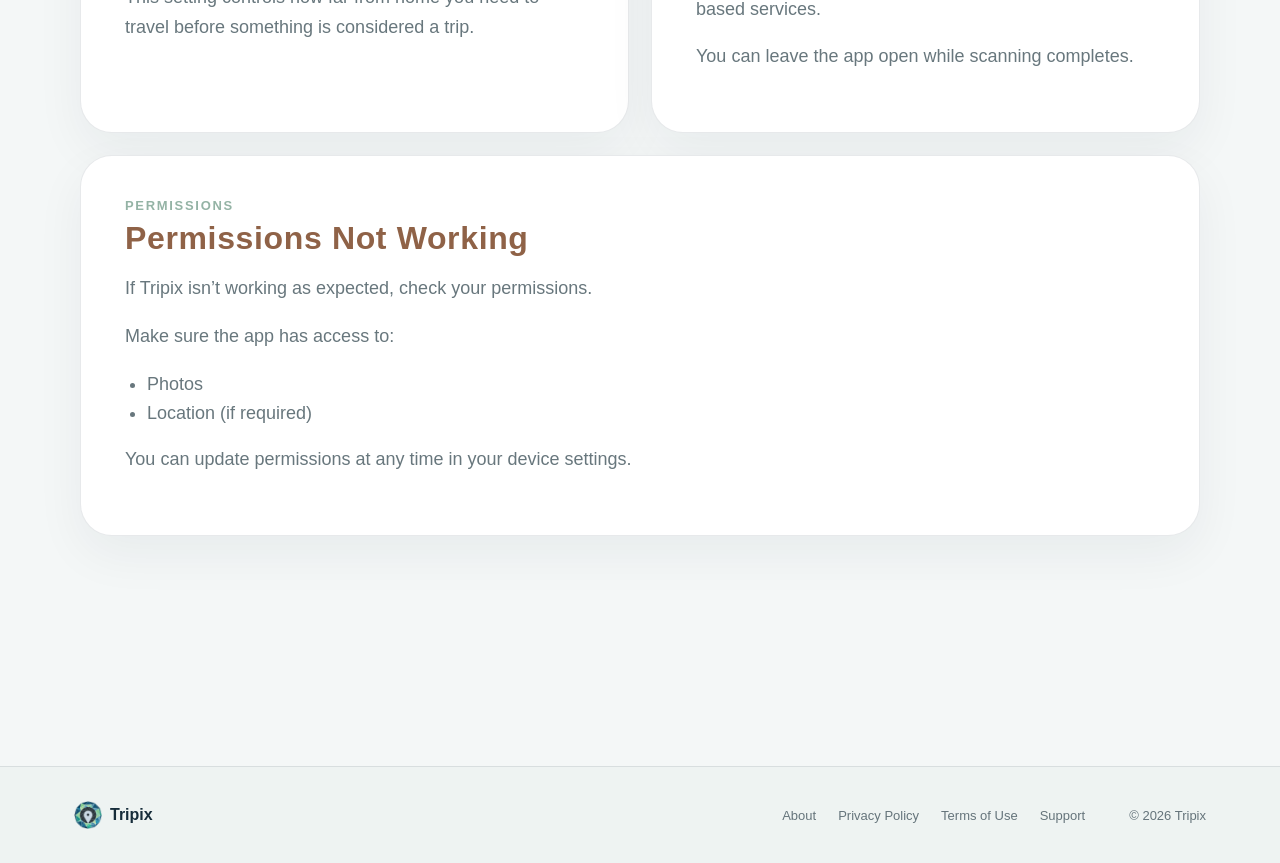
<file: support/troubleshooting/index.html>
<!DOCTYPE html>
<html lang="en"><head><meta charset="utf-8"/><meta content="width=device-width,initial-scale=1" name="viewport"/><meta content="Tripix support guide: Troubleshooting Tips." name="description"/><title>Troubleshooting Tips — Tripix Support</title><link href="/assets/images/app-icon.png" rel="icon" type="image/png"/><link href="../../assets/styles.css" rel="stylesheet"/><script defer="" src="../../assets/site.js"></script></head><body><header class="site-header" data-header=""><div class="nav-wrap"><a aria-label="Tripix home" class="brand" href="/"><img alt="" class="brand-icon" src="../../assets/images/app-icon.png"/><span>Tripix</span></a><nav aria-label="Primary navigation" class="nav-links"><a href="../../#features">Features</a><a href="../../about/">About</a><a href="../../privacy/">Privacy</a><a aria-current="page" href="../../support/">Support</a></nav><a aria-disabled="true" class="nav-cta is-disabled" href="../../#download">Coming to the App Store</a><button aria-controls="mobile-navigation" aria-expanded="false" aria-label="Open menu" class="mobile-menu-button" data-menu-button="" type="button"><span></span><span></span><span></span></button></div><nav aria-label="Mobile navigation" class="mobile-menu" data-mobile-menu="" id="mobile-navigation"><a href="/#features">Features</a><a href="/about/">About</a><a href="/privacy/">Privacy</a><a href="/support/">Support</a><span class="mobile-menu-coming">Coming to the App Store</span></nav></header><main class="subpage section-pad guide-page"><a class="back-link" href="../">← Back to Support</a><div class="page-head reveal"><p class="eyebrow">Tripix Support</p><h1>Troubleshooting Tips</h1><p>If something doesn’t look quite right, here are a few things you can check.</p></div><div class="guide-stack"><section class="guide-section reveal"><p class="guide-kicker">Trip Detection</p><h2>Trips Aren’t Being Detected</h2><div class="guide-body"><p>If your trips aren’t being detected, it’s usually because there isn’t enough information in your photos.</p><p>Tripix relies on location data stored in your photos. If location services were turned off when the photos were taken, they may not include the data needed to identify trips.</p><p>You can also try increasing your Sensitivity Level or re-scanning your photo library.</p></div></section><section class="guide-section reveal"><p class="guide-kicker">Location Data</p><h2>Photos Have No Location Data</h2><div class="guide-body"><p>Some photos may not include location information.</p><p>This can happen if:</p><ul><li>Location services were disabled</li><li>The photo was edited or exported</li><li>The image was downloaded from another source</li></ul><p>Without location data, Tripix cannot determine where the photo was taken.</p></div></section><section class="guide-section reveal"><p class="guide-kicker">Trip Accuracy</p><h2>Trips Look Incorrect</h2><div class="guide-body"><p>If a trip doesn’t look quite right, it may be due to gaps or inconsistencies in your photo data.</p><p>For example, missing timestamps or locations can affect how photos are grouped.</p><p>You can always review and adjust your trips before confirming them to ensure everything looks right.</p></div></section><section class="guide-section reveal"><p class="guide-kicker">Home Location</p><h2>Home Location Issues</h2><div class="guide-body"><p>If Tripix is detecting trips incorrectly, your address history may need updating.</p><p>Your home location is used to determine whether a photo was taken “at home” or “away”.</p><p>Make sure your address history is accurate and covers the correct time periods.</p></div></section><section class="guide-section reveal"><p class="guide-kicker">Sensitivity</p><h2>Sensitivity Feels Off</h2><div class="guide-body"><p>If too many trips are being detected, try lowering your Sensitivity Level.</p><p>If not enough trips are being detected, try increasing it.</p><p>This setting controls how far from home you need to travel before something is considered a trip.</p></div></section><section class="guide-section reveal"><p class="guide-kicker">Scanning</p><h2>Scanning Takes Time</h2><div class="guide-body"><p>Scanning your photo library can take time, especially if you have a large number of photos.</p><p>Processing happens on your device to protect your privacy, which means it may take longer than cloud-based services.</p><p>You can leave the app open while scanning completes.</p></div></section><section class="guide-section reveal"><p class="guide-kicker">Permissions</p><h2>Permissions Not Working</h2><div class="guide-body"><p>If Tripix isn’t working as expected, check your permissions.</p><p>Make sure the app has access to:</p><ul><li>Photos</li><li>Location (if required)</li></ul><p>You can update permissions at any time in your device settings.</p></div></section></div></main><footer class="site-footer"><div class="footer-wrap"><div class="footer-brand"><img alt="" src="../../assets/images/app-icon.png"/><strong>Tripix</strong></div><nav aria-label="Footer navigation"><a href="../../about/">About</a><a href="../../privacy/">Privacy Policy</a><a href="../../terms/">Terms of Use</a><a href="../../support/">Support</a></nav><span>© 2026 Tripix</span></div></footer></body></html>
</file>
<file: assets/styles.css>
:root {
  --bg:#f4f7f7;
  --surface:#fff;
  --text:#162c3a;
  --muted:#68777d;
  --dark:#102a38;
  --deep:#0d2533;
  --sage:#94b3a5;
  --teal:#5f8f95;
  --sand:#c9a489;
  --peach:#f1d3bc;
  --line:rgba(22,44,58,.10);
  --site-max:1180px;
  --page-max:1120px;
  --legal-max:1020px;
  --display-letter-spacing:.02em;
  --device-scale:1.25;
}

*{box-sizing:border-box}
html{scroll-behavior:smooth}
body{
  margin:0;
  color:var(--text);
  background:var(--bg);
  font-family:-apple-system,BlinkMacSystemFont,"SF Pro Display","Helvetica Neue",Arial,sans-serif;
  -webkit-font-smoothing:antialiased;
  overflow-x:clip;
}
img{display:block;max-width:100%}
a{color:inherit;text-decoration:none}
h1,h2,h3{margin-top:0;letter-spacing:var(--display-letter-spacing)}
p,figure{margin-top:0}

/* Header */
.site-header{position:fixed;inset:0 0 auto;z-index:100;border-bottom:1px solid transparent;transition:background .28s,border-color .28s}
.site-header.scrolled{background:rgba(244,247,247,.82);backdrop-filter:saturate(180%) blur(22px);-webkit-backdrop-filter:saturate(180%) blur(22px);border-color:var(--line)}
.nav-wrap{max-width:var(--site-max);height:64px;margin:auto;display:flex;align-items:center;gap:30px;padding:0 24px}
.brand{display:flex;align-items:center;gap:9px;font-weight:780;letter-spacing:-.02em;font-size:22px}
.brand-icon{width:30px;height:30px;object-fit:contain;flex:0 0 30px;border-radius:8px;box-shadow:0 3px 10px rgba(16,42,56,.12)}
.nav-links{display:flex;gap:28px;margin-left:auto;font-size:14px}.nav-links a{color:#43545c}.nav-links a:hover{opacity:.58}
.nav-cta{font-size:13px;padding:9px 14px;border-radius:999px;background:var(--dark);color:#fff}.nav-cta.is-disabled{opacity:.88;cursor:default}

.section-pad{padding-left:max(24px,calc((100vw - var(--site-max))/2));padding-right:max(24px,calc((100vw - var(--site-max))/2))}
.eyebrow{text-transform:uppercase;letter-spacing:.145em;font-weight:760;font-size:12px;color:var(--teal);margin:0 0 20px}.eyebrow.light{color:#b7d3cb}

/* Marketing typography — heading tracking is controlled globally by
   --display-letter-spacing in :root. */
.hero h1{font-size:clamp(58px,7vw,100px);line-height:.94;margin-bottom:30px;max-width:760px}
h1 span,h2 span{color:var(--teal)}

/* Hero */
.hero{min-height:860px;display:grid;grid-template-columns:1.08fr .92fr;gap:clamp(36px,5vw,72px);align-items:center;padding-top:118px;padding-bottom:70px;background:radial-gradient(circle at 76% 55%,rgba(148,179,165,.25),transparent 29%),radial-gradient(circle at 85% 73%,rgba(241,211,188,.22),transparent 24%)}
.hero-copy{position:relative;z-index:3}.hero-lede{max-width:650px;font-size:clamp(19px,2vw,24px);line-height:1.48;color:var(--muted);letter-spacing:-.01em}
.hero-actions{display:flex;gap:12px;margin-top:34px;flex-wrap:wrap}.button{padding:14px 20px;border-radius:999px;font-size:15px;font-weight:680}.button.primary{background:var(--dark);color:#fff}.button.secondary{background:rgba(255,255,255,.82);border:1px solid var(--line)}
.hero-stage{min-height:610px;position:relative;display:flex;justify-content:center;align-items:center}.hero-halo{position:absolute;width:480px;height:480px;border-radius:50%;background:radial-gradient(circle,rgba(95,143,149,.25),transparent 70%);filter:blur(4px)}
.product-shot{margin:0;position:relative;will-change:transform;filter:drop-shadow(0 28px 42px rgba(12,38,51,.20))}
/* All phone/device artwork is scaled from one global control.
   Change --device-scale in :root (1 = 100%, 1.25 = 125%).
   The individual `scale` property is intentionally used instead of
   `transform` so it composes safely with the parallax transform in JS. */
.hero-shot,.trips-shot,.share-device,.story-screen,.story-inline-screen{scale:var(--device-scale);transform-origin:center center}
.hero-shot{width:min(300px,25vw)}.hero-shot img{width:100%;height:auto}

.statement{text-align:center;padding-top:145px;padding-bottom:155px}.statement h2,.section-heading h2{font-size:clamp(44px,6vw,78px);line-height:1.01;margin:0 auto;max-width:1080px}.statement>p:last-child{max-width:760px;margin:32px auto 0;color:var(--muted);font-size:20px;line-height:1.55}

/* Trips and share feature: phone is vertically centred and lifted slightly. */
.split-feature,.share-feature{min-height:760px;display:grid;grid-template-columns:1fr 1fr;gap:clamp(48px,6vw,86px);align-items:center;padding-top:76px;padding-bottom:76px}
.split-feature{background:#fff}.share-feature{background:linear-gradient(155deg,#dfe9e5 0%,#c3d7cf 60%,#e9ddcf 100%)}
.split-copy,.share-copy{max-width:560px}.split-copy h2,.share-copy h2{font-size:clamp(50px,5.8vw,82px);line-height:.98;margin-bottom:28px}.split-copy>p:last-child,.share-copy>p:last-child{color:var(--muted);font-size:20px;line-height:1.55}
.trips-shot,.share-device{width:min(270px,23vw);justify-self:center;align-self:center;position:relative;top:-34px;margin:0}.trips-shot img,.share-device img{width:100%;height:auto}

/* Sticky story — one implementation only. No overflow on sticky ancestors. */
.scroll-story{position:relative;background:linear-gradient(180deg,#112f3e 0%,#173c49 55%,#112f3e 100%);color:#fff}
.scroll-story-inner{max-width:var(--site-max);margin:0 auto;padding:0 24px;display:grid;grid-template-columns:minmax(320px,.86fr) minmax(420px,1.14fr);gap:clamp(56px,7vw,100px);align-items:start}
.story-visual{position:-webkit-sticky;position:sticky;top:64px;height:calc(100vh - 64px);min-height:600px;display:flex;align-items:center;justify-content:center}
.story-glow{position:absolute;width:min(500px,40vw);aspect-ratio:1;border-radius:50%;background:radial-gradient(circle,rgba(148,179,165,.24),transparent 70%)}
.story-screen{position:absolute;width:min(245px,21vw);margin:0;opacity:0;transform:translateY(24px) scale(.98);transition:opacity .5s ease,transform .5s cubic-bezier(.22,1,.36,1);filter:drop-shadow(0 30px 44px rgba(0,0,0,.28));pointer-events:none}
.story-screen.active{opacity:1;transform:none}.story-screen img{width:100%;height:auto}.story-copy{position:relative}
.story-step{min-height:100vh;display:flex;flex-direction:column;justify-content:center;max-width:620px;padding:80px 0;opacity:.28;transform:translateY(12px);transition:opacity .35s ease,transform .35s ease}.story-step.active{opacity:1;transform:none}.story-step h2{font-size:clamp(48px,5vw,76px);line-height:.99;margin-bottom:28px}.story-step>p:last-of-type{color:rgba(255,255,255,.7);font-size:20px;line-height:1.58}.story-inline-screen{display:none}

/* Editorial */
.insight-strip{padding-top:145px;padding-bottom:160px}.section-heading{text-align:center;max-width:1020px;margin:0 auto 72px}.editorial-grid{display:grid;grid-template-columns:1.15fr .85fr;gap:20px}.editorial-card{min-height:520px;border-radius:38px;overflow:hidden;padding:42px;position:relative;border:1px solid rgba(22,44,58,.06)}.editorial-copy{position:relative;z-index:2}.card-kicker{display:block;font-size:12px;font-weight:760;text-transform:uppercase;letter-spacing:.14em;color:var(--teal);margin-bottom:28px}.editorial-card h3{font-size:clamp(36px,4vw,53px);line-height:1.02;letter-spacing:0;max-width:610px}.editorial-card p{font-size:18px;line-height:1.55;max-width:570px}.memory-card{background:linear-gradient(135deg,#f1d3bc,#c9a489)}.memory-card p{color:rgba(22,44,58,.73)}.memory-card .card-kicker{color:#6f5141}.anniversary-badge{width:330px;height:330px;border-radius:50%;background:rgba(255,255,255,.35);backdrop-filter:blur(10px);-webkit-backdrop-filter:blur(10px);border:1px solid rgba(255,255,255,.4);position:absolute;right:-35px;bottom:-95px;display:flex;flex-direction:column;justify-content:center;align-items:center;box-shadow:0 25px 55px rgba(70,43,29,.14)}.anniversary-badge small{font-size:14px}.anniversary-badge strong{font-size:35px}.private-card{background:#e5eeeb;display:flex;align-items:flex-end}.private-card p{color:#5a6c6d}.privacy-lock{position:absolute;right:40px;top:25px;font-size:210px;line-height:1;color:rgba(95,143,149,.15);transform:rotate(-20deg)}

.privacy-band{background:var(--deep);color:#fff;padding-top:135px;padding-bottom:135px}.privacy-inner{display:grid;grid-template-columns:1fr 1fr;gap:90px;align-items:end}.privacy-band h2{font-size:clamp(54px,6vw,82px);line-height:.98;margin:0}.privacy-copy p{font-size:22px;line-height:1.5;color:rgba(255,255,255,.72)}.privacy-copy a{display:inline-block;margin-top:14px;color:#fff;font-weight:680}
.final-cta{text-align:center;padding-top:165px;padding-bottom:175px}.final-cta h2{font-size:clamp(44px,6vw,78px);line-height:1.01;margin:0 auto;max-width:1080px}.final-cta>p:last-child{font-size:20px;color:var(--muted);margin-top:28px}

/* Footer */
.site-footer{border-top:1px solid var(--line);background:#eef3f2}.footer-wrap{max-width:var(--site-max);margin:auto;padding:34px 24px;display:flex;align-items:center;gap:26px;font-size:13px;color:#65747b}.footer-brand{display:flex;align-items:center;gap:8px}.footer-brand img{width:28px;height:28px;object-fit:contain;border-radius:7px}.footer-wrap strong{color:var(--text);font-size:16px}.footer-wrap nav{display:flex;gap:22px;margin-left:auto}.footer-wrap>span{margin-left:18px}
.reveal{opacity:0;transform:translateY(24px);transition:opacity .7s cubic-bezier(.22,1,.36,1),transform .7s cubic-bezier(.22,1,.36,1)}.reveal.visible{opacity:1;transform:none}

/* Secondary pages */
.subpage{min-height:calc(100vh - 120px);padding-top:145px;padding-bottom:120px}.subpage.section-pad{width:100%;max-width:none;padding-left:clamp(24px,5vw,72px);padding-right:clamp(24px,5vw,72px)}
.page-icon{width:92px;height:92px;object-fit:contain;border-radius:22px;box-shadow:0 18px 42px rgba(16,42,56,.16);margin:0 auto 26px}.subpage .page-head{width:min(var(--page-max),100%);max-width:none;margin:0 auto 64px;text-align:center}.subpage .page-head h1{font-size:clamp(52px,6.2vw,86px);line-height:.98;margin-bottom:24px;text-wrap:balance}.subpage .page-head p:last-child{max-width:860px;margin-left:auto;margin-right:auto;font-size:clamp(19px,1.7vw,23px);line-height:1.55;color:var(--muted)}

/* About */
.about-page .about-hero,.about-page .about-values,.about-page .founder-card{width:min(var(--page-max),100%);margin-left:auto;margin-right:auto}.about-hero{text-align:center;margin-bottom:88px}.about-icon{width:150px;height:150px;object-fit:contain;border-radius:34px;box-shadow:0 28px 64px rgba(16,42,56,.16);margin:0 auto 36px}.about-hero h1{font-size:clamp(56px,8vw,98px);line-height:.96;margin-bottom:32px;text-align:center}.about-hero .about-lede{font-size:28px;color:#8f6247}.about-hero>p{max-width:980px;margin-left:auto;margin-right:auto;font-size:21px;line-height:1.65;color:var(--muted)}.about-hero h2{max-width:1000px;margin:54px auto 32px;font-size:clamp(32px,4.5vw,54px);line-height:1.1}.about-values{background:linear-gradient(135deg,#173c49,#102a38);color:#fff;border-radius:38px;padding:64px 68px;display:grid;grid-template-columns:1fr 1fr;gap:70px;margin-bottom:24px}.about-values h2{font-size:52px;margin:0}.about-values>p{color:rgba(255,255,255,.72);font-size:21px;line-height:1.6;margin:auto 0}.founder-card{background:#fff;border:1px solid var(--line);border-radius:38px;padding:70px 76px;text-align:center;margin-bottom:120px}.founder-card h2{font-size:64px;color:var(--teal);margin:10px 0 24px}.founder-card p{max-width:920px;margin:0 auto 28px;font-size:20px;line-height:1.65;color:#8f6247}.founder-intro{font-size:26px!important}.built-in{margin-top:70px;color:var(--teal);font-size:20px}

/* Support landing */
.support-page .page-head,.support-page .support-guides,.support-page .faq-section,.support-page .contact-card{width:min(var(--page-max),100%);margin-left:auto;margin-right:auto}.support-page .page-head{text-align:center}.support-page .page-head .page-icon{margin-left:auto;margin-right:auto}.support-guides{margin-top:30px;margin-bottom:108px}.section-heading.compact{margin-bottom:42px}.support-guides .section-heading,.faq-section .section-heading{text-align:center;max-width:940px;margin-left:auto;margin-right:auto}.guide-grid{display:grid;grid-template-columns:repeat(2,minmax(0,1fr));gap:22px}.guide-card{background:linear-gradient(145deg,#fff,#f8fbfa);border:1px solid var(--line);border-radius:30px;padding:38px;min-height:300px;display:flex;flex-direction:column;transition:transform .22s,box-shadow .22s}.guide-card:hover{transform:translateY(-4px);box-shadow:0 24px 60px rgba(16,42,56,.10)}.guide-number{font-size:12px;font-weight:800;letter-spacing:.15em;color:var(--sage);margin-bottom:auto}.guide-card h3{font-size:clamp(30px,3vw,38px);letter-spacing:0;margin:28px 0 12px}.guide-card p{color:var(--muted);line-height:1.55}.guide-link{font-weight:700;color:var(--teal);margin-top:14px}.faq-section{margin-bottom:100px}.faq-category{margin-bottom:44px}.faq-category h3{font-size:24px;margin-bottom:12px;color:var(--teal)}.faq-category details{background:#fff;border:1px solid var(--line);border-radius:20px;padding:0 24px;margin:10px 0}.faq-category summary{cursor:pointer;padding:22px 0;font-size:18px;font-weight:720;list-style:none}.faq-category summary::-webkit-details-marker{display:none}.faq-category summary::after{content:'+';float:right;color:var(--teal);font-size:22px}.faq-category details[open] summary::after{content:'–'}.faq-category details p{color:var(--muted);line-height:1.6;padding:0 34px 22px 0}.contact-card{margin-top:70px;background:var(--dark);color:#fff;border-radius:30px;padding:38px}.contact-card p{color:rgba(255,255,255,.7);font-size:18px}.contact-card a{font-weight:700}

/* Support article pages */
.guide-page .back-link,.guide-page .page-head,.guide-page .guide-stack{width:min(var(--page-max),100%);margin-left:auto;margin-right:auto}.back-link{display:block;margin:0 auto 28px;font-weight:700;color:var(--teal);text-align:left}.guide-page .page-head{text-align:center}.guide-page .page-head p:last-child{margin-left:auto;margin-right:auto;max-width:900px}.guide-stack{display:grid;grid-template-columns:repeat(2,minmax(0,1fr));gap:22px;margin-bottom:110px}.guide-section{min-width:0;background:#fff;border:1px solid var(--line);border-radius:32px;padding:42px 44px;box-shadow:0 18px 50px rgba(16,42,56,.055)}.guide-stack .guide-section:last-child:nth-child(odd){grid-column:1/-1}.guide-kicker{margin:0 0 8px;font-size:13px;font-weight:800;text-transform:uppercase;letter-spacing:.13em;color:var(--sage)}.guide-section h2{font-size:clamp(28px,2.5vw,36px);line-height:1.08;margin-bottom:18px;color:#8f6247}.guide-body p,.guide-body li{color:var(--muted);font-size:18px;line-height:1.66}.guide-body ul{padding-left:22px}.guide-body strong{color:#8f6247}

/* Legal */
.legal-page .page-head,.legal-page .privacy-hero-card,.legal-page .legal-stack{width:min(var(--legal-max),100%);margin-left:auto;margin-right:auto}.legal-page .page-head{text-align:center}.legal-meta{display:inline-flex;align-items:center;gap:8px;padding:8px 13px;border-radius:999px;background:#e5eeeb;color:#53636b!important;font-size:14px!important;font-weight:650}.privacy-hero-card{margin-bottom:24px;padding:54px 58px;border-radius:34px;color:#fff;background:linear-gradient(135deg,#173c49,#102a38);display:grid;grid-template-columns:.8fr 1.2fr;gap:56px;align-items:center}.privacy-hero-card h2{font-size:clamp(38px,4.2vw,58px);line-height:1;margin:0}.privacy-hero-card p{margin:0;color:rgba(255,255,255,.74);font-size:20px;line-height:1.6}.legal-stack{display:grid;gap:20px}.legal-section{background:#fff;border:1px solid var(--line);border-radius:30px;padding:42px 48px;box-shadow:0 14px 44px rgba(16,42,56,.045)}.legal-section h2{font-size:clamp(27px,2.4vw,34px);line-height:1.15;margin-bottom:18px}.legal-section p,.legal-section li{color:var(--muted);font-size:18px;line-height:1.72}.legal-section ul{padding-left:22px;margin:14px 0 18px}.legal-section a{color:var(--teal);text-decoration:underline;text-underline-offset:3px}

@media(max-width:980px){
  .hero{min-height:auto;grid-template-columns:1fr;text-align:center;padding-top:135px;padding-bottom:86px}.hero-copy{max-width:780px;margin:auto}.hero-lede{margin-left:auto;margin-right:auto}.hero-actions{justify-content:center}.hero-stage{min-height:0;padding-top:42px}.hero-shot{width:min(235px,48vw)}
  .split-feature,.share-feature{min-height:auto;grid-template-columns:1fr;text-align:center;padding-top:92px;padding-bottom:84px}.split-copy,.share-copy{max-width:760px;margin:auto}.trips-shot,.share-device{width:min(220px,48vw);top:0;margin-top:18px}
  .scroll-story{padding:74px 0 88px}.scroll-story-inner{display:block;padding:0 clamp(20px,5vw,48px)}.story-visual{display:none}.story-copy{padding:0}.story-step,.story-step.active{min-height:0;max-width:760px;margin:0 auto 28px;padding:48px clamp(24px,5vw,48px) 0;text-align:center;opacity:1;transform:none;border-radius:32px;background:rgba(255,255,255,.035);border:1px solid rgba(255,255,255,.08);overflow:hidden}.story-inline-screen{display:block;width:min(205px,46vw);margin:36px auto -28px;filter:drop-shadow(0 26px 38px rgba(0,0,0,.24))}.story-inline-screen img{width:100%;height:auto}
  .editorial-grid{grid-template-columns:1fr}.privacy-inner{grid-template-columns:1fr;gap:40px}.guide-stack{grid-template-columns:1fr}.guide-stack .guide-section:last-child:nth-child(odd){grid-column:auto}.privacy-hero-card{grid-template-columns:1fr;gap:22px;padding:42px}
}

@media(max-width:720px){
  .nav-links{display:none}.nav-cta{margin-left:auto}.brand span{display:none}.brand-icon{width:32px;height:32px;flex-basis:32px}.subpage.section-pad{padding-left:20px;padding-right:20px}.hero-shot{width:min(205px,56vw)}.trips-shot,.share-device{width:min(195px,55vw)}.story-inline-screen{width:min(185px,53vw)}
  .statement{padding-top:105px;padding-bottom:110px}.insight-strip{padding-top:105px;padding-bottom:110px}.editorial-card{padding:30px;border-radius:30px;min-height:460px}.anniversary-badge{width:270px;height:270px;right:-65px;bottom:-70px}.privacy-band{padding-top:95px;padding-bottom:95px}.footer-wrap{align-items:flex-start;flex-direction:column}.footer-wrap nav{margin-left:0;flex-wrap:wrap}.footer-wrap>span{margin-left:0}
  .about-values{grid-template-columns:1fr;gap:24px;padding:38px 28px}.founder-card{padding:42px 24px}.guide-grid{grid-template-columns:1fr}.guide-section,.legal-section{padding:30px 26px}.guide-body p,.guide-body li,.legal-section p,.legal-section li{font-size:17px}.privacy-hero-card{padding:32px 28px;border-radius:28px}.page-icon{width:76px;height:76px;border-radius:18px}
}

@media(max-width:520px){.nav-cta{display:none}.nav-wrap{height:58px}.brand{font-size:20px}.hero-shot{width:min(185px,58vw)}.trips-shot,.share-device{width:min(180px,57vw)}.story-inline-screen{width:min(170px,55vw)}}

@media(prefers-reduced-motion:reduce){html{scroll-behavior:auto}*,*::before,*::after{animation:none!important;transition:none!important}.reveal{opacity:1;transform:none}.story-screen{display:none;opacity:1;transform:none}.story-screen.active{display:block}.story-step{opacity:1;transform:none}}

/* ==========================================================
   V11 — mobile navigation
   ========================================================== */
.mobile-menu-button,
.mobile-menu {
  display: none;
}

@media (max-width: 720px) {
  .nav-links,
  .nav-cta {
    display: none;
  }

  .brand span {
    display: inline;
  }

  .mobile-menu-button {
    display: flex;
    width: 42px;
    height: 42px;
    margin-left: auto;
    padding: 0;
    border: 0;
    background: transparent;
    flex-direction: column;
    justify-content: center;
    align-items: center;
    gap: 5px;
    cursor: pointer;
    -webkit-tap-highlight-color: transparent;
  }

  .mobile-menu-button span {
    display: block;
    width: 22px;
    height: 2px;
    border-radius: 2px;
    background: var(--text);
    transition: transform .25s ease, opacity .25s ease;
  }

  .mobile-menu {
    display: flex;
    position: absolute;
    top: calc(100% + 8px);
    left: 16px;
    right: 16px;
    z-index: 101;
    padding: 12px;
    flex-direction: column;
    background: rgba(244,247,247,.97);
    border: 1px solid var(--line);
    border-radius: 22px;
    box-shadow: 0 20px 50px rgba(16,42,56,.14);
    backdrop-filter: blur(22px);
    -webkit-backdrop-filter: blur(22px);
    opacity: 0;
    visibility: hidden;
    pointer-events: none;
    transform: translateY(-8px) scale(.985);
    transform-origin: top center;
    transition: opacity .22s ease, transform .22s ease, visibility .22s ease;
  }

  .mobile-menu.open {
    opacity: 1;
    visibility: visible;
    pointer-events: auto;
    transform: translateY(0) scale(1);
  }

  .mobile-menu a {
    padding: 15px 14px;
    border-radius: 14px;
    font-size: 17px;
    font-weight: 650;
  }

  .mobile-menu a:active {
    background: rgba(95,143,149,.10);
  }

  .mobile-menu-coming {
    margin-top: 8px;
    padding: 15px 14px 8px;
    border-top: 1px solid var(--line);
    color: var(--muted);
    font-size: 14px;
    font-weight: 600;
  }

  .mobile-menu-button.open span:nth-child(1) {
    transform: translateY(7px) rotate(45deg);
  }
  .mobile-menu-button.open span:nth-child(2) {
    opacity: 0;
  }
  .mobile-menu-button.open span:nth-child(3) {
    transform: translateY(-7px) rotate(-45deg);
  }
}
</file>
